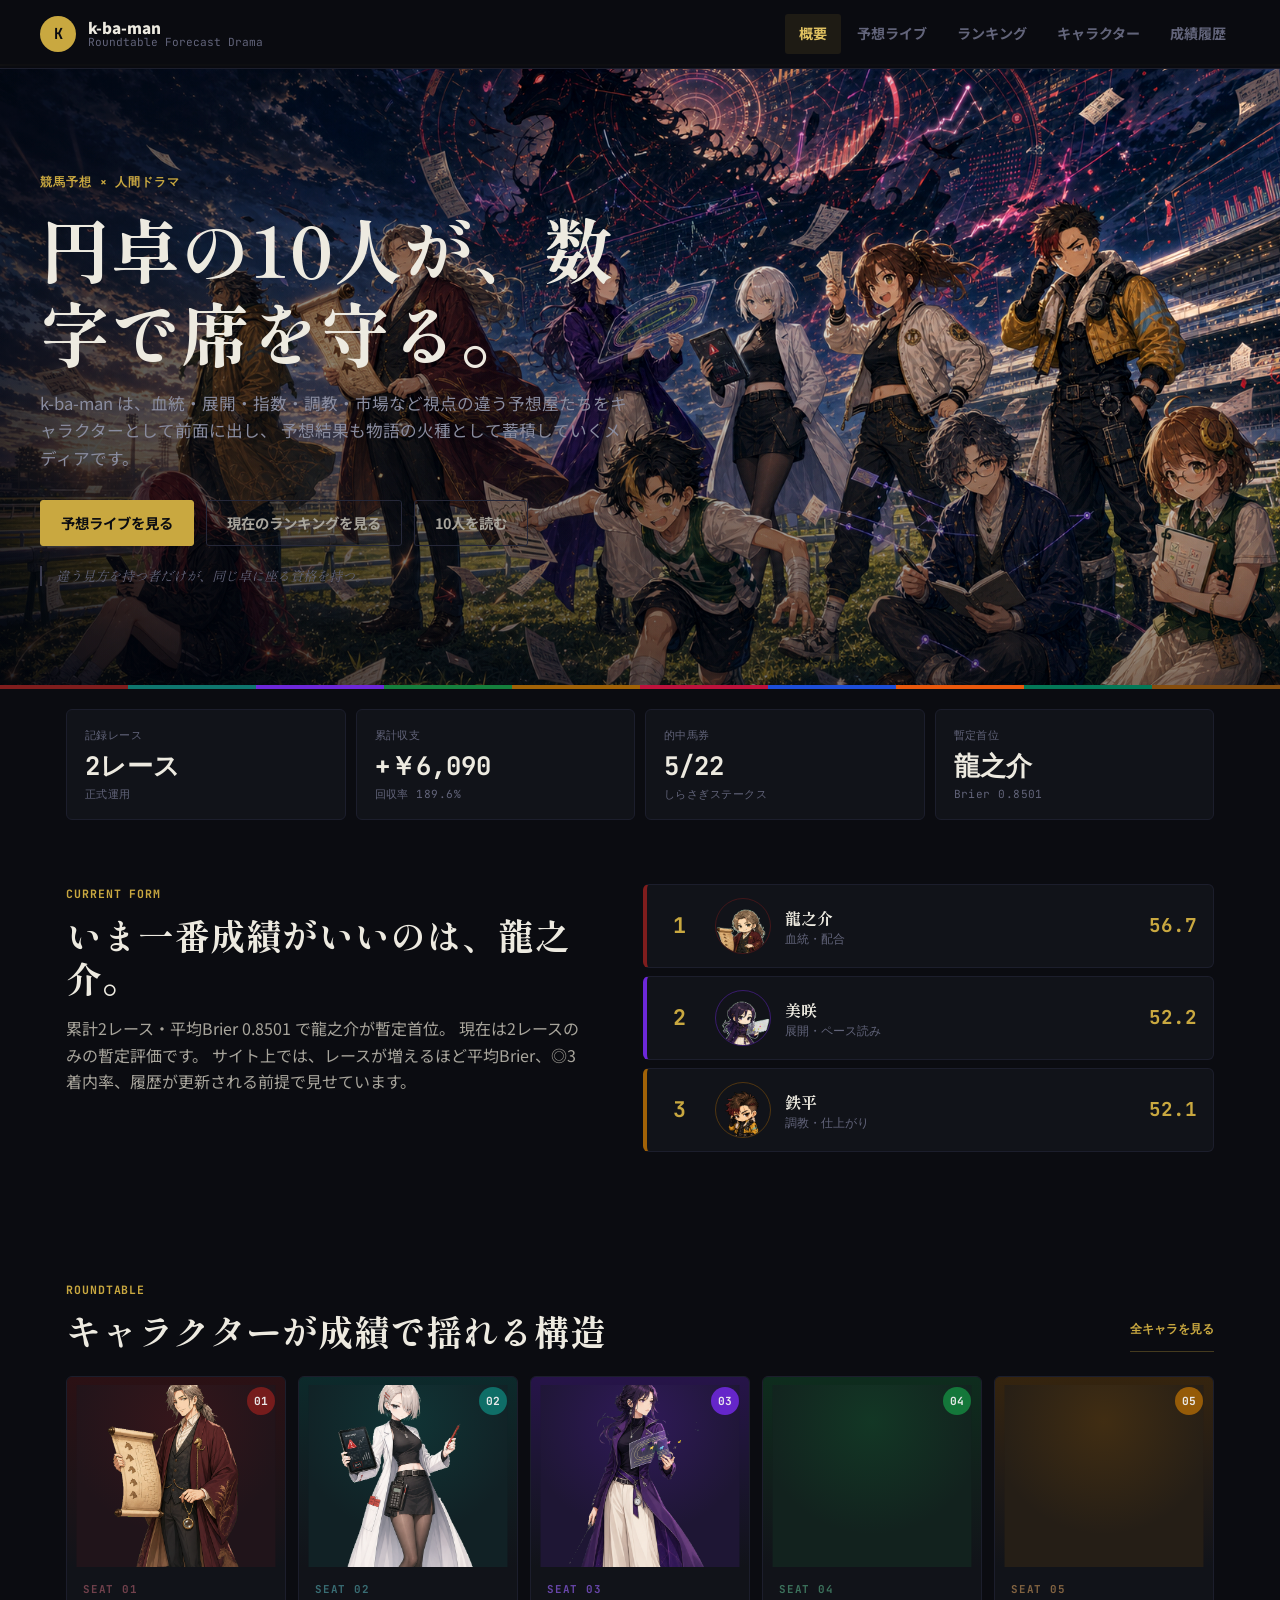
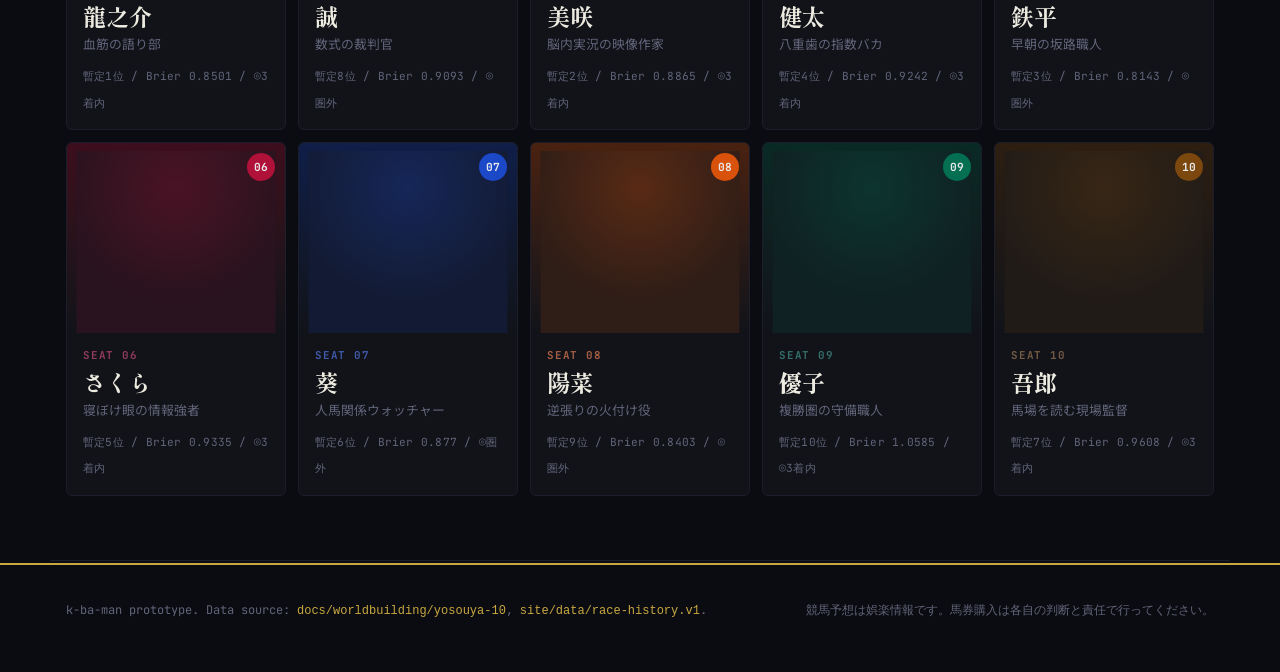
<file: site/index.html>
<!doctype html>
<html lang="ja">
  <head>
    <meta charset="utf-8" />
    <meta name="viewport" content="width=device-width, initial-scale=1" />
    <title>k-ba-man | 競馬予想 × 人間ドラマ</title>
    <meta
      name="description"
      content="k-ba-manの10人の予想屋キャラクター、レース成績、暫定ランキングを追える公式サイトプロトタイプ。"
    />
    <link rel="stylesheet" href="./styles.css" />
  </head>
  <body>
    <a class="skip-link" href="#app">本文へ移動</a>
    <header class="site-header">
      <a class="brand" href="#/overview" aria-label="k-ba-man トップへ">
        <span class="brand-mark">K</span>
        <span>
          <strong>k-ba-man</strong>
          <small>Roundtable Forecast Drama</small>
        </span>
      </a>
      <nav class="top-nav" aria-label="主要ナビゲーション">
        <a href="#/overview" data-nav="overview">概要</a>
        <a href="#/live" data-nav="live">予想ライブ</a>
        <a href="#/ranking" data-nav="ranking">ランキング</a>
        <a href="#/characters" data-nav="characters">キャラクター</a>
        <a href="#/races" data-nav="races">成績履歴</a>
      </nav>
    </header>

    <main id="app" tabindex="-1"></main>

    <footer class="site-footer">
      <p>
        k-ba-man prototype. Data source:
        <code>docs/worldbuilding/yosouya-10</code>,
        <code>site/data/race-history.v1</code>.
      </p>
      <p>競馬予想は娯楽情報です。馬券購入は各自の判断と責任で行ってください。</p>
    </footer>

    <script src="./data/race-history.v1.js"></script>
    <script src="./data/live-race.v1.js"></script>
    <script src="./api/race-history-api.js"></script>
    <script src="./api/live-race-api.js"></script>
    <script src="./app.js"></script>
  </body>
</html>
</file>
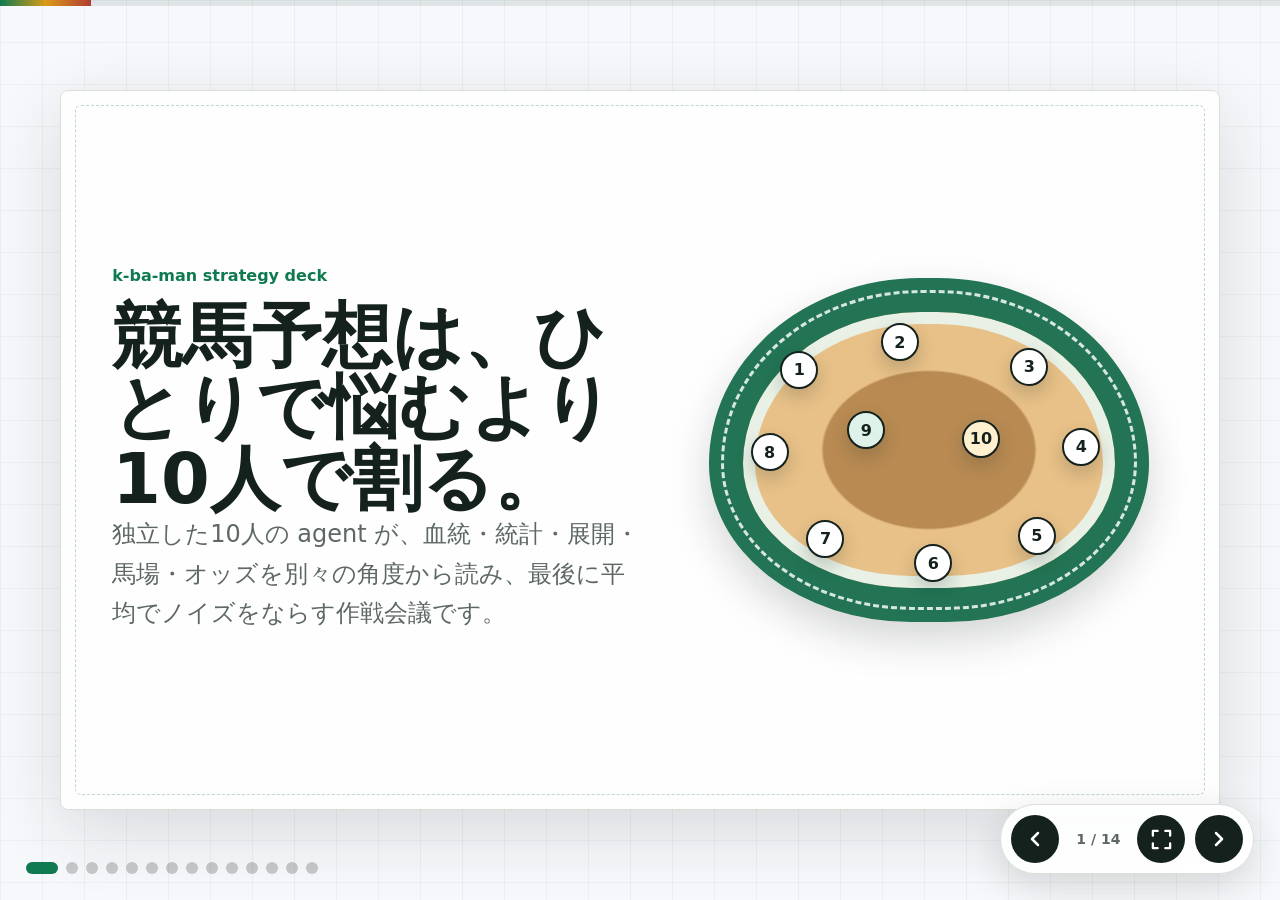
<file: slides/keiba-strategy.html>
<!doctype html>
<html lang="ja">
  <head>
    <meta charset="utf-8">
    <meta name="viewport" content="width=device-width, initial-scale=1">
    <title>k-ba-man 競馬予想作戦スライド</title>
    <style>
      :root {
        color-scheme: light;
        --ink: #14211d;
        --muted: #5d6864;
        --paper: #f7f8fb;
        --surface: #ffffff;
        --line: #d9ded9;
        --green: #0f7a4f;
        --green-soft: #dff2e9;
        --red: #b33b32;
        --red-soft: #f7dfdc;
        --gold: #d99b18;
        --gold-soft: #fff1cf;
        --blue: #315b96;
        --blue-soft: #dfeaff;
        --violet: #7651a8;
        --violet-soft: #ebe2f7;
        --shadow: 0 20px 70px rgb(20 33 29 / 14%);
        --radius: 8px;
        font-family:
          "Hiragino Sans", "Yu Gothic", "YuGothic", "Noto Sans JP",
          system-ui, -apple-system, BlinkMacSystemFont, "Segoe UI", sans-serif;
      }

      * {
        box-sizing: border-box;
      }

      html,
      body {
        width: 100%;
        min-height: 100%;
        margin: 0;
        background:
          linear-gradient(90deg, rgb(15 122 79 / 6%) 1px, transparent 1px),
          linear-gradient(rgb(15 122 79 / 5%) 1px, transparent 1px),
          var(--paper);
        background-size: 42px 42px;
        color: var(--ink);
      }

      body {
        overflow: hidden;
      }

      body.is-presentation {
        background: var(--paper);
      }

      button {
        font: inherit;
      }

      .deck {
        position: relative;
        width: 100vw;
        height: 100dvh;
        min-height: 620px;
        overflow: hidden;
      }

      .slide {
        position: absolute;
        inset: 0;
        display: grid;
        place-items: center;
        padding: clamp(24px, 4vw, 56px);
        opacity: 0;
        pointer-events: none;
        transform: translateX(5%);
        transition:
          opacity 220ms ease,
          transform 260ms ease;
      }

      .slide.is-active {
        opacity: 1;
        pointer-events: auto;
        transform: translateX(0);
      }

      .slide.was-left {
        transform: translateX(-5%);
      }

      .stage {
        position: relative;
        width: min(1160px, 100%);
        min-height: min(720px, calc(100dvh - 128px));
        display: grid;
        align-content: center;
        gap: clamp(22px, 3vw, 36px);
        padding: clamp(26px, 4vw, 54px);
        background: rgb(255 255 255 / 88%);
        border: 1px solid var(--line);
        border-radius: var(--radius);
        box-shadow: var(--shadow);
        overflow: hidden;
      }

      .stage::before {
        content: "";
        position: absolute;
        inset: 14px;
        border: 1px dashed rgb(15 122 79 / 28%);
        border-radius: calc(var(--radius) - 2px);
        pointer-events: none;
      }

      .stage > * {
        position: relative;
        z-index: 1;
      }

      .stage:not(.hero-grid):not(.two-col):not(.closing-grid):not(.self-intro-stage):not(.recruit-stage) {
        align-content: start;
      }

      .kicker {
        margin: 0;
        color: var(--green);
        font-size: clamp(13px, 1.6vw, 16px);
        font-weight: 800;
        letter-spacing: 0;
      }

      .stage > div:first-child > .kicker + :is(h1, h2) {
        margin-top: clamp(10px, 1.25vw, 18px);
      }

      h1,
      h2,
      h3,
      p {
        margin: 0;
      }

      h1 {
        max-width: 980px;
        font-size: clamp(32px, 6.35vw, 70px);
        line-height: 1.02;
        letter-spacing: 0;
      }

      h2 {
        max-width: 940px;
        font-size: clamp(24px, 3.75vw, 43px);
        line-height: 1.16;
        letter-spacing: 0;
      }

      h3 {
        font-size: clamp(19px, 2.35vw, 27px);
        line-height: 1.16;
        letter-spacing: 0;
      }

      .lead {
        max-width: 760px;
        color: var(--muted);
        font-size: clamp(17px, 2.1vw, 24px);
        line-height: 1.65;
      }

      .hero-grid {
        display: grid;
        grid-template-columns: minmax(0, 1.05fr) minmax(280px, 0.95fr);
        align-items: center;
        gap: clamp(24px, 4vw, 56px);
      }

      .track-visual {
        min-height: 360px;
        display: grid;
        place-items: center;
      }

      .track {
        position: relative;
        width: min(440px, 100%);
        aspect-ratio: 1.28;
        border: 34px solid #227454;
        border-radius: 48% 48% 46% 46% / 54% 54% 46% 46%;
        background:
          radial-gradient(ellipse at center, #b98b53 0 40%, transparent 41%),
          #e8c188;
        box-shadow: inset 0 0 0 12px #e9f1e6, 0 18px 42px rgb(20 33 29 / 18%);
      }

      .track::before {
        content: "";
        position: absolute;
        inset: -22px;
        border: 3px dashed rgb(255 255 255 / 82%);
        border-radius: inherit;
      }

      .runner {
        position: absolute;
        width: 38px;
        height: 38px;
        display: grid;
        place-items: center;
        border-radius: 999px;
        background: var(--surface);
        border: 2px solid var(--ink);
        color: var(--ink);
        font-size: 16px;
        font-weight: 900;
        box-shadow: 0 8px 18px rgb(20 33 29 / 20%);
      }

      .r1 { left: 10%; top: 14%; }
      .r2 { left: 37%; top: 4%; }
      .r3 { right: 18%; top: 13%; }
      .r4 { right: 4%; top: 42%; }
      .r5 { right: 16%; bottom: 12%; }
      .r6 { left: 46%; bottom: 2%; }
      .r7 { left: 17%; bottom: 11%; }
      .r8 { left: 2%; top: 44%; }
      .r9 { left: 28%; top: 36%; background: var(--green-soft); }
      .r10 { right: 31%; top: 39%; background: var(--gold-soft); }

      .formula-card {
        display: grid;
        gap: 16px;
        padding: clamp(22px, 3vw, 34px);
        background: var(--green-soft);
        border: 1px solid #b8dccb;
        border-radius: var(--radius);
      }

      .formula {
        display: flex;
        align-items: baseline;
        flex-wrap: wrap;
        gap: 14px;
        color: var(--green);
        font-size: clamp(36px, 7vw, 76px);
        font-weight: 900;
        line-height: 1;
        letter-spacing: 0;
      }

      .formula small {
        color: var(--muted);
        font-size: clamp(15px, 1.7vw, 18px);
        font-weight: 700;
      }

      .proof-line {
        display: grid;
        gap: 8px;
        padding: 14px 16px;
        background: rgb(255 255 255 / 74%);
        border: 1px solid rgb(15 122 79 / 20%);
        border-radius: var(--radius);
        color: var(--ink);
        font-size: clamp(16px, 1.9vw, 20px);
        font-weight: 900;
        line-height: 1.45;
      }

      .proof-line span {
        color: var(--muted);
        font-size: 14px;
        font-weight: 800;
      }

      .source-note {
        color: var(--muted);
        font-size: 12px;
        font-weight: 700;
        line-height: 1.55;
      }

      .source-note a {
        color: var(--green);
        font-weight: 900;
        text-decoration-thickness: 2px;
        text-underline-offset: 3px;
      }

      .two-col {
        display: grid;
        grid-template-columns: minmax(0, 0.9fr) minmax(0, 1.1fr);
        gap: clamp(22px, 4vw, 52px);
        align-items: center;
      }

      .principles {
        display: grid;
        grid-template-columns: repeat(2, minmax(0, 1fr));
        gap: 14px;
      }

      .principle {
        min-height: 132px;
        padding: 18px;
        background: var(--surface);
        border: 1px solid var(--line);
        border-radius: var(--radius);
      }

      .principle b {
        display: block;
        margin-bottom: 8px;
        font-size: 18px;
      }

      .principle span {
        color: var(--muted);
        font-size: 15px;
        line-height: 1.55;
      }

      .flow {
        display: grid;
        grid-template-columns: minmax(0, 1fr) auto minmax(0, 1fr) auto minmax(0, 1fr);
        align-items: center;
        gap: 14px;
      }

      .flow-box {
        min-height: 188px;
        display: grid;
        align-content: center;
        justify-items: start;
        gap: 14px;
        padding: 22px;
        background: var(--surface);
        border: 1px solid var(--line);
        border-radius: var(--radius);
      }

      .flow-box strong {
        font-size: clamp(20px, 2.4vw, 28px);
        line-height: 1.15;
      }

      .flow-box span {
        color: var(--muted);
        font-size: 15px;
        line-height: 1.6;
      }

      .arrow {
        width: 42px;
        height: 42px;
        display: grid;
        place-items: center;
        color: var(--green);
      }

      .arrow svg,
      .mini-icon svg,
      .avatar svg {
        display: block;
      }

      .tag-row {
        display: flex;
        flex-wrap: wrap;
        gap: 8px;
      }

      .tag {
        display: inline-flex;
        align-items: center;
        min-height: 30px;
        padding: 5px 10px;
        border: 1px solid var(--line);
        border-radius: 999px;
        background: var(--surface);
        color: var(--muted);
        font-size: 13px;
        font-weight: 800;
        line-height: 1.25;
        white-space: nowrap;
      }

      .agent-grid {
        display: grid;
        grid-template-columns: repeat(2, minmax(0, 1fr));
        gap: clamp(18px, 3vw, 28px);
      }

      .agent-card {
        min-height: 420px;
        display: grid;
        grid-template-rows: auto 1fr auto;
        gap: 20px;
        padding: clamp(20px, 3vw, 30px);
        background: var(--surface);
        border: 1px solid var(--line);
        border-left: 8px solid var(--accent);
        border-radius: var(--radius);
        position: relative;
        overflow: hidden;
        isolation: isolate;
        --character-art: none;
      }

      .agent-card::before {
        content: "";
        position: absolute;
        right: 8px;
        bottom: -48px;
        width: 270px;
        height: 405px;
        background: var(--character-art) center bottom / contain no-repeat;
        opacity: 1;
        filter: saturate(1.18) contrast(1.22) drop-shadow(0 18px 24px rgb(20 33 29 / 20%));
        transform: rotate(-1deg);
        transform-origin: 70% 80%;
        pointer-events: none;
        z-index: 0;
      }

      .agent-card:nth-child(even)::before {
        right: 8px;
        transform: rotate(1deg);
      }

      .agent-card::after {
        content: "";
        position: absolute;
        inset: 0;
        background: linear-gradient(102deg, rgb(255 255 255 / 0.94) 0%, rgb(255 255 255 / 0.36) 44%, rgb(255 255 255 / 0) 100%);
        pointer-events: none;
        z-index: 1;
      }

      .agent-card > * {
        position: relative;
        z-index: 2;
      }

      .agent-head {
        display: grid;
        grid-template-columns: 86px minmax(0, 1fr);
        align-items: center;
        gap: 18px;
      }

      .avatar {
        width: 86px;
        aspect-ratio: 1;
        display: grid;
        place-items: center;
        border: 2px solid var(--accent);
        border-radius: 50%;
        background: var(--accent-soft);
      }

      .agent-name {
        display: grid;
        gap: 8px;
      }

      .agent-name .role {
        color: var(--accent);
        font-size: 13px;
        font-weight: 900;
      }

      .agent-name h3 {
        font-size: clamp(18px, 2.15vw, 25px);
      }

      .agent-body {
        display: grid;
        gap: 15px;
      }

      .quote {
        padding: 16px;
        background: var(--accent-soft);
        border-radius: var(--radius);
        color: var(--ink);
        font-size: clamp(17px, 2vw, 21px);
        font-weight: 800;
        line-height: 1.45;
      }

      .watch-list {
        display: grid;
        gap: 10px;
        margin: 0;
        padding: 0;
        list-style: none;
      }

      .watch-list li {
        display: grid;
        grid-template-columns: 24px minmax(0, 1fr);
        gap: 9px;
        align-items: start;
        color: var(--muted);
        font-size: 15px;
        line-height: 1.55;
      }

      .mini-icon {
        width: 24px;
        height: 24px;
        display: grid;
        place-items: center;
        color: var(--accent);
      }

      .badge-line {
        display: flex;
        flex-wrap: wrap;
        gap: 8px;
      }

      .badge {
        display: inline-flex;
        align-items: center;
        min-height: 28px;
        padding: 4px 9px;
        border-radius: 999px;
        background: #f0f2f5;
        color: #39413f;
        font-size: 12px;
        font-weight: 900;
        line-height: 1.25;
      }

      .red { --accent: var(--red); --accent-soft: var(--red-soft); }
      .green { --accent: var(--green); --accent-soft: var(--green-soft); }
      .blue { --accent: var(--blue); --accent-soft: var(--blue-soft); }
      .gold { --accent: var(--gold); --accent-soft: var(--gold-soft); }
      .violet { --accent: var(--violet); --accent-soft: var(--violet-soft); }

      .closing-grid {
        display: grid;
        grid-template-columns: minmax(0, 0.98fr) minmax(0, 1.02fr);
        gap: clamp(22px, 4vw, 54px);
        align-items: center;
      }

      .scoreboard {
        display: grid;
        gap: 12px;
      }

      .score-row {
        display: grid;
        grid-template-columns: 110px minmax(0, 1fr) 72px;
        align-items: center;
        gap: 12px;
        padding: 14px;
        background: var(--surface);
        border: 1px solid var(--line);
        border-radius: var(--radius);
      }

      .score-label {
        font-weight: 900;
      }

      .score-bar {
        height: 16px;
        overflow: hidden;
        border-radius: 999px;
        background: #e8ecea;
      }

      .score-bar span {
        display: block;
        width: var(--w);
        height: 100%;
        background: var(--accent);
      }

      .score-note {
        color: var(--muted);
        font-size: 14px;
        font-weight: 800;
        text-align: right;
      }

      .result-layout {
        display: grid;
        grid-template-columns: minmax(310px, 0.9fr) minmax(0, 1.1fr);
        gap: clamp(18px, 3vw, 34px);
        align-items: stretch;
      }

      .result-hero,
      .bet-summary {
        display: grid;
        align-content: center;
        gap: 18px;
        padding: clamp(22px, 3vw, 34px);
        background: var(--green-soft);
        border: 1px solid #b8dccb;
        border-left: 8px solid var(--green);
        border-radius: var(--radius);
      }

      .result-hero .mark {
        color: var(--green);
        font-size: clamp(18px, 2vw, 22px);
        font-weight: 900;
      }

      .result-hero strong {
        color: var(--ink);
        font-size: clamp(32px, 4.8vw, 58px);
        line-height: 1.05;
      }

      .result-hero span {
        color: var(--muted);
        font-size: clamp(16px, 1.8vw, 20px);
        font-weight: 800;
        line-height: 1.5;
      }

      .result-ranks {
        display: grid;
        gap: 10px;
      }

      .rank-row {
        display: grid;
        grid-template-columns: 54px minmax(0, 1fr) 82px;
        align-items: center;
        gap: 12px;
        padding: 12px 14px;
        background: var(--surface);
        border: 1px solid var(--line);
        border-left: 6px solid var(--accent);
        border-radius: var(--radius);
      }

      .rank-row .mark {
        display: grid;
        place-items: center;
        min-height: 40px;
        border-radius: 999px;
        background: var(--accent-soft);
        color: var(--accent);
        font-size: 18px;
        font-weight: 900;
      }

      .rank-row strong {
        display: block;
        font-size: clamp(18px, 2.1vw, 23px);
        line-height: 1.15;
      }

      .rank-row small {
        color: var(--muted);
        font-size: 13px;
        font-weight: 800;
      }

      .rank-row .prob {
        color: var(--accent);
        font-size: 20px;
        font-weight: 900;
        text-align: right;
        font-variant-numeric: tabular-nums;
      }

      .result-note,
      .bet-note {
        color: var(--muted);
        font-size: clamp(14px, 1.6vw, 17px);
        font-weight: 800;
        line-height: 1.55;
      }

      .bet-layout {
        display: grid;
        grid-template-columns: minmax(260px, 0.72fr) minmax(0, 1.28fr);
        gap: clamp(18px, 3vw, 34px);
        align-items: stretch;
      }

      .bet-summary {
        background: var(--gold-soft);
        border-color: #edd290;
        border-left-color: var(--gold);
      }

      .budget-number {
        color: var(--gold);
        font-size: clamp(48px, 7vw, 86px);
        font-weight: 900;
        line-height: 0.95;
        font-variant-numeric: tabular-nums;
      }

      .bet-summary strong {
        font-size: clamp(23px, 3vw, 34px);
        line-height: 1.18;
      }

      .bet-points {
        display: grid;
        gap: 10px;
        margin: 0;
        padding: 0;
        list-style: none;
      }

      .bet-points li {
        display: grid;
        grid-template-columns: 24px minmax(0, 1fr);
        gap: 10px;
        color: var(--muted);
        font-size: 15px;
        font-weight: 800;
        line-height: 1.45;
      }

      .ticket-table {
        display: grid;
        gap: 8px;
      }

      .ticket-row {
        display: grid;
        grid-template-columns: 86px minmax(0, 1fr) 74px;
        align-items: center;
        gap: 10px;
        padding: 10px 12px;
        background: var(--surface);
        border: 1px solid var(--line);
        border-radius: var(--radius);
      }

      .ticket-row.is-main {
        border-left: 6px solid var(--green);
        background: #f8fffb;
      }

      .ticket-type {
        color: var(--accent, var(--green));
        font-size: 14px;
        font-weight: 900;
      }

      .ticket-selection {
        font-size: clamp(16px, 1.8vw, 20px);
        font-weight: 900;
        line-height: 1.15;
      }

      .ticket-amount {
        color: var(--ink);
        font-size: 18px;
        font-weight: 900;
        text-align: right;
        font-variant-numeric: tabular-nums;
      }

      .result-stage,
      .bet-stage {
        gap: clamp(16px, 2.4vw, 26px);
        padding: clamp(22px, 3vw, 40px);
      }

      .result-stage h2,
      .bet-stage h2 {
        max-width: none;
        font-size: clamp(24px, 3.55vw, 40px);
        line-height: 1.14;
      }

      .result-stage .result-layout,
      .bet-stage .bet-layout {
        gap: clamp(14px, 2.2vw, 24px);
      }

      .result-stage .result-hero,
      .bet-stage .bet-summary {
        gap: 12px;
        padding: clamp(18px, 2.4vw, 26px);
      }

      .result-stage .result-hero strong {
        font-size: clamp(30px, 4vw, 46px);
      }

      .result-stage .result-hero span,
      .result-stage .result-note,
      .bet-stage .bet-note {
        font-size: clamp(13px, 1.5vw, 16px);
      }

      .result-stage .result-ranks,
      .bet-stage .ticket-table,
      .bet-stage .bet-points {
        gap: 8px;
      }

      .result-stage .rank-row {
        grid-template-columns: 48px minmax(0, 1fr) 72px;
        gap: 10px;
        padding: 8px 12px;
      }

      .result-stage .rank-row .mark {
        min-height: 36px;
        font-size: 17px;
      }

      .result-stage .rank-row strong {
        font-size: clamp(17px, 1.8vw, 20px);
      }

      .result-stage .rank-row small {
        font-size: 12px;
      }

      .result-stage .rank-row .prob {
        font-size: 18px;
      }

      .bet-stage .budget-number {
        font-size: clamp(42px, 5.6vw, 62px);
      }

      .bet-stage .bet-summary strong {
        font-size: clamp(20px, 2.3vw, 26px);
      }

      .bet-stage .bet-points li {
        font-size: 13px;
        line-height: 1.35;
      }

      .bet-stage .ticket-row {
        grid-template-columns: 76px minmax(0, 1fr) 70px;
        gap: 8px;
        padding: 7px 10px;
      }

      .bet-stage .ticket-type {
        font-size: 13px;
      }

      .bet-stage .ticket-selection {
        font-size: clamp(15px, 1.6vw, 17px);
      }

      .bet-stage .ticket-amount {
        font-size: 15px;
      }

      .recruit-stage {
        min-height: min(680px, calc(100dvh - 128px));
        padding: 0;
        border: 0;
        background: #2da6b5;
        overflow: hidden;
      }

      .recruit-stage::before {
        display: none;
      }

      .recruit-art {
        width: 100%;
        height: 100%;
        min-height: inherit;
        object-fit: contain;
        display: block;
      }

      .recruit-qr {
        position: absolute;
        right: clamp(24px, 4vw, 56px);
        bottom: clamp(24px, 4vw, 48px);
        z-index: 3;
        width: clamp(142px, 16vw, 182px);
        display: grid;
        justify-items: center;
        gap: 8px;
        padding: 12px;
        background: rgb(255 255 255 / 96%);
        border: 1px solid rgb(20 33 29 / 12%);
        border-radius: 8px;
        box-shadow: 0 18px 44px rgb(20 33 29 / 18%);
        color: var(--ink);
        text-decoration: none;
      }

      .recruit-qr img {
        width: 100%;
        aspect-ratio: 1;
        display: block;
      }

      .recruit-qr span {
        color: var(--muted);
        font-size: 12px;
        font-weight: 900;
        line-height: 1;
      }

      .recruit-qr strong {
        color: #f45c79;
        font-size: 15px;
        font-weight: 900;
        line-height: 1.15;
        text-align: center;
      }

      .self-intro-stage {
        min-height: min(680px, calc(100dvh - 128px));
        grid-template-columns: minmax(0, 0.9fr) minmax(340px, 1.1fr);
        align-items: center;
        gap: clamp(22px, 4vw, 52px);
        background:
          linear-gradient(90deg, rgb(245 92 121 / 9%) 1px, transparent 1px),
          linear-gradient(rgb(45 166 181 / 9%) 1px, transparent 1px),
          #ffffff;
        background-size: 42px 42px;
      }

      .self-intro-copy {
        display: grid;
        gap: 20px;
      }

      .self-intro-copy h2 {
        max-width: 620px;
      }

      .intro-list {
        display: grid;
        gap: 14px;
        margin: 0;
        padding: 0;
        list-style: none;
      }

      .intro-list li {
        display: grid;
        grid-template-columns: 42px minmax(0, 1fr);
        gap: 14px;
        align-items: center;
        padding: 14px 16px;
        background: var(--surface);
        border: 1px solid var(--line);
        border-left: 6px solid var(--accent);
        border-radius: var(--radius);
        box-shadow: 0 12px 30px rgb(20 33 29 / 8%);
      }

      .intro-list .mini-icon {
        width: 42px;
        height: 42px;
        border-radius: 999px;
        background: var(--accent-soft);
        font-size: 17px;
        font-weight: 900;
      }

      .intro-list strong {
        display: block;
        font-size: clamp(17px, 2vw, 23px);
        line-height: 1.25;
      }

      .intro-list span:last-child {
        color: var(--muted);
        font-size: 13px;
        font-weight: 800;
      }

      .intro-visual {
        position: relative;
        display: grid;
        gap: 16px;
      }

      .intro-flyer {
        width: 100%;
        display: block;
        border-radius: var(--radius);
        border: 1px solid rgb(20 33 29 / 14%);
        box-shadow: 0 22px 60px rgb(20 33 29 / 18%);
      }

      .intro-mascot {
        position: absolute;
        left: -54px;
        bottom: -44px;
        width: clamp(86px, 12vw, 128px);
        filter: drop-shadow(0 18px 24px rgb(20 33 29 / 18%));
        transform: rotate(-4deg);
      }

      .nav {
        position: fixed;
        right: clamp(14px, 2vw, 28px);
        bottom: clamp(14px, 2vw, 28px);
        z-index: 20;
        display: flex;
        align-items: center;
        gap: 10px;
        padding: 10px;
        background: rgb(255 255 255 / 92%);
        border: 1px solid var(--line);
        border-radius: 999px;
        box-shadow: 0 12px 38px rgb(20 33 29 / 15%);
        backdrop-filter: blur(8px);
      }

      .nav-button {
        width: 48px;
        height: 48px;
        display: grid;
        place-items: center;
        border: 0;
        border-radius: 999px;
        background: var(--ink);
        color: white;
        cursor: pointer;
        transition: transform 160ms ease, background 160ms ease;
      }

      .nav-button:hover,
      .nav-button:focus-visible,
      .nav-button.is-active {
        background: var(--green);
        outline: 3px solid rgb(15 122 79 / 24%);
        outline-offset: 2px;
      }

      .nav-button:active {
        transform: scale(0.94);
      }

      .nav-button:disabled {
        opacity: 0.45;
        cursor: not-allowed;
      }

      body.is-presentation .slide {
        padding: 0;
      }

      body.is-presentation .stage {
        width: 100vw;
        height: 100dvh;
        min-height: 100dvh;
        border: 0;
        border-radius: 0;
        box-shadow: none;
      }

      body.is-presentation .recruit-stage {
        padding: 0;
      }

      body.is-presentation .stage::before,
      body.is-presentation .dots {
        display: none;
      }

      body.is-presentation .nav {
        right: 20px;
        bottom: 20px;
      }

      .counter {
        min-width: 58px;
        color: var(--muted);
        font-size: 14px;
        font-weight: 900;
        text-align: center;
        font-variant-numeric: tabular-nums;
      }

      .progress {
        position: fixed;
        inset: 0 0 auto;
        z-index: 25;
        height: 6px;
        background: rgb(20 33 29 / 9%);
      }

      .progress span {
        display: block;
        width: var(--progress, 11.11%);
        height: 100%;
        background: linear-gradient(90deg, var(--green), var(--gold), var(--red));
        transition: width 220ms ease;
      }

      .dots {
        position: fixed;
        left: clamp(14px, 2vw, 28px);
        bottom: clamp(18px, 2vw, 32px);
        z-index: 20;
        display: flex;
        gap: 8px;
      }

      .dot {
        width: 12px;
        height: 12px;
        padding: 0;
        border: 0;
        border-radius: 999px;
        background: rgb(20 33 29 / 22%);
        cursor: pointer;
      }

      .dot.is-active {
        width: 32px;
        background: var(--green);
      }

      .dot:focus-visible {
        outline: 3px solid rgb(15 122 79 / 28%);
        outline-offset: 3px;
      }

      @media (max-width: 900px) {
        body {
          overflow: hidden;
        }

        .deck {
          min-height: 100dvh;
        }

        .slide {
          padding: 18px;
          padding-bottom: 112px;
          place-items: start center;
          overflow-y: auto;
          -webkit-overflow-scrolling: touch;
        }

        .stage {
          min-height: calc(100dvh - 90px);
          padding: 24px;
        }

        .hero-grid,
        .two-col,
        .closing-grid,
        .result-layout,
        .bet-layout,
        .self-intro-stage {
          grid-template-columns: 1fr;
        }

        .track-visual {
          min-height: 230px;
        }

        .track {
          width: min(330px, 92%);
          border-width: 24px;
        }

        .runner {
          width: 31px;
          height: 31px;
          font-size: 13px;
        }

        .principles,
        .agent-grid,
        .flow {
          grid-template-columns: 1fr;
        }

        .arrow {
          margin: -6px auto;
          transform: rotate(90deg);
        }

        .agent-card {
          min-height: auto;
        }

        .agent-head {
          grid-template-columns: 68px minmax(0, 1fr);
        }

        .avatar {
          width: 68px;
        }

        .dots {
          display: none;
        }

        .nav {
          right: 50%;
          transform: translateX(50%);
        }
      }

      @media (max-width: 560px) {
        .deck {
          min-height: 720px;
        }

        .slide {
          padding: 12px;
        }

        .stage {
          min-height: calc(100dvh - 88px);
          padding: 20px;
          gap: 20px;
        }

        .stage::before {
          inset: 9px;
        }

        .principle {
          min-height: auto;
        }

        .score-row {
          grid-template-columns: 84px minmax(0, 1fr) 52px;
          gap: 9px;
          padding: 12px;
        }

        .tag,
        .badge {
          white-space: normal;
        }
      }

      @media (prefers-reduced-motion: reduce) {
        *,
        *::before,
        *::after {
          scroll-behavior: auto !important;
          transition-duration: 0.01ms !important;
          animation-duration: 0.01ms !important;
          animation-iteration-count: 1 !important;
        }
      }

      @media print {
        body {
          overflow: visible;
          background: white;
        }

        .deck {
          height: auto;
          min-height: 0;
          overflow: visible;
        }

        .slide {
          position: relative;
          min-height: 100vh;
          break-after: page;
          opacity: 1;
          transform: none;
          pointer-events: auto;
        }

        .nav,
        .dots,
        .progress {
          display: none;
        }
      }
    </style>
  </head>
  <body>
    <div class="progress" aria-hidden="true"><span></span></div>

    <main class="deck" aria-live="polite">
      <section class="slide is-active" aria-label="表紙">
        <div class="stage hero-grid">
          <div>
            <p class="kicker">k-ba-man strategy deck</p>
            <h1>競馬予想は、ひとりで悩むより10人で割る。</h1>
            <p class="lead">独立した10人の agent が、血統・統計・展開・馬場・オッズを別々の角度から読み、最後に平均でノイズをならす作戦会議です。</p>
          </div>
          <div class="track-visual" aria-hidden="true">
            <div class="track">
              <span class="runner r1">1</span>
              <span class="runner r2">2</span>
              <span class="runner r3">3</span>
              <span class="runner r4">4</span>
              <span class="runner r5">5</span>
              <span class="runner r6">6</span>
              <span class="runner r7">7</span>
              <span class="runner r8">8</span>
              <span class="runner r9">9</span>
              <span class="runner r10">10</span>
            </div>
          </div>
        </div>
      </section>

      <section class="slide" aria-label="自己紹介">
        <div class="stage self-intro-stage">
          <div class="self-intro-copy">
            <p class="kicker">about me</p>
            <h2>自己紹介</h2>
            <ul class="intro-list" aria-label="自己紹介">
              <li class="red">
                <span class="mini-icon">会</span>
                <span><strong>株式会社Gemcook</strong><span>大切な誰かを喜ばせるアプリを作る会社です。</span></span>
              </li>
              <li class="blue">
                <span class="mini-icon">実</span>
                <span><strong>フロントエンド / バックエンドエンジニア兼任</strong><span>UIからAPI、運用までまとめて作ります。</span></span>
              </li>
              <li class="green">
                <span class="mini-icon">AI</span>
                <span><strong>AI駆動開発勉強会（大阪支部）運営</strong><span>関西からAI時代の開発スタイルを盛り上げています。</span></span>
              </li>
            </ul>
          </div>
          <div class="intro-visual" aria-label="AI駆動開発勉強会 大阪">
            <img class="intro-flyer" src="assets/ai-driven-development-osaka.png" alt="AI駆動開発勉強会 大阪 第12回 告知画像">
            <img class="intro-mascot" src="assets/gemcook-mascot-peek.png" alt="" aria-hidden="true">
          </div>
        </div>
      </section>

      <section class="slide" aria-label="集合知の法則">
        <div class="stage two-col">
          <div>
            <p class="kicker">wisdom of crowds</p>
            <h2>予想の平均は、平均的な一人より強い。</h2>
            <p class="lead">これは雰囲気ではなく、Diversity Prediction Theorem で出てくる数学的な帰結です。一人の予想に出る癖も、独立した複数予想を平均すると打ち消されやすくなります。</p>
          </div>
          <div class="formula-card">
            <div class="formula">
              <span>E = M - D</span>
              <small>群衆誤差 = 個人平均誤差 - 多様性</small>
            </div>
            <div class="proof-line">
              <strong>D >= 0 なので、E <= M</strong>
              <span>つまり、集団平均の二乗誤差は、個人予想の平均二乗誤差以下になる。</span>
            </div>
            <p class="lead">だから作戦はシンプル。そこそこ当てる10人を、違う理由で悩ませる。</p>
            <p class="source-note">Source: Scott E. Page, <a href="https://www.engineering.pitt.edu/contentassets/0192c0e1473b41a08c125c46e2a5dd51/making-the-difference--applying-a-logic-of-diversity.pdf" target="_blank" rel="noreferrer">Diversity Prediction Theorem</a> / <a href="https://shs.cairn.info/article/E_RFSP_675_0899?lang=en" target="_blank" rel="noreferrer">Crowd Beats Averages Law</a></p>
          </div>
        </div>
      </section>

      <section class="slide" aria-label="成立条件">
        <div class="stage">
          <div>
            <p class="kicker">4 conditions</p>
            <h2>集合知が効くための4条件</h2>
          </div>
          <div class="principles">
            <div class="principle">
              <b>多様性</b>
              <span>血統派、統計派、穴党、馬場読み。信じるものをあえて散らす。</span>
            </div>
            <div class="principle">
              <b>独立性</b>
              <span>他の agent の印を見せない。全員で同じ空気に飲まれない。</span>
            </div>
            <div class="principle">
              <b>分散性</b>
              <span>それぞれが自分の局所知識を深掘る。全員が総合評論家にならない。</span>
            </div>
            <div class="principle">
              <b>集約</b>
              <span>最後は確率を混ぜる。声の大きさではなく、分布としてまとめる。</span>
            </div>
          </div>
        </div>
      </section>

      <section class="slide" aria-label="作戦フロー">
        <div class="stage">
          <div>
            <p class="kicker">race operation</p>
            <h2>作戦は、入力を揃えて出力を混ぜる。</h2>
          </div>
          <div class="flow">
            <div class="flow-box green">
              <div class="mini-icon" aria-hidden="true">
                <svg width="26" height="26" viewBox="0 0 26 26" fill="none">
                  <rect x="5" y="3" width="16" height="20" rx="2" stroke="currentColor" stroke-width="2"/>
                  <path d="M9 8h8M9 13h8M9 18h5" stroke="currentColor" stroke-width="2" stroke-linecap="round"/>
                </svg>
              </div>
              <strong>RaceDataPack</strong>
              <span>出馬表、過去走、調教、天気、馬場を同じファイルで配布。</span>
            </div>
            <div class="arrow" aria-hidden="true">
              <svg width="42" height="42" viewBox="0 0 42 42" fill="none">
                <path d="M8 21h24M24 13l8 8-8 8" stroke="currentColor" stroke-width="3" stroke-linecap="round" stroke-linejoin="round"/>
              </svg>
            </div>
            <div class="flow-box blue">
              <div class="mini-icon" aria-hidden="true">
                <svg width="28" height="28" viewBox="0 0 28 28" fill="none">
                  <circle cx="9" cy="9" r="4" stroke="currentColor" stroke-width="2"/>
                  <circle cx="19" cy="9" r="4" stroke="currentColor" stroke-width="2"/>
                  <circle cx="14" cy="19" r="4" stroke="currentColor" stroke-width="2"/>
                </svg>
              </div>
              <strong>10人が独立予想</strong>
              <span>同じ事実を見て、違う流派で勝ち馬確率を出す。</span>
            </div>
            <div class="arrow" aria-hidden="true">
              <svg width="42" height="42" viewBox="0 0 42 42" fill="none">
                <path d="M8 21h24M24 13l8 8-8 8" stroke="currentColor" stroke-width="3" stroke-linecap="round" stroke-linejoin="round"/>
              </svg>
            </div>
            <div class="flow-box gold">
              <div class="mini-icon" aria-hidden="true">
                <svg width="28" height="28" viewBox="0 0 28 28" fill="none">
                  <path d="M5 21l5-6 4 3 8-11" stroke="currentColor" stroke-width="2.4" stroke-linecap="round" stroke-linejoin="round"/>
                  <path d="M5 23h18" stroke="currentColor" stroke-width="2" stroke-linecap="round"/>
                </svg>
              </div>
              <strong>確率を集約</strong>
              <span>平均順位、Borda、log pooling で、ひとつの最終予想へ。</span>
            </div>
          </div>
        </div>
      </section>

      <section class="slide" aria-label="agent 龍之介と誠">
        <div class="stage">
          <div>
            <p class="kicker">agent 01-02</p>
            <h2>血筋の語り部と、数式の裁判官。</h2>
          </div>
          <div class="agent-grid">
            <article class="agent-card red" style="--character-art: url('../assets/characters/tatsunosuke/mini.png')">
              <div class="agent-head">
                <div class="avatar" aria-hidden="true">
                  <svg width="54" height="54" viewBox="0 0 54 54" fill="none">
                    <path d="M14 39c2-14 10-24 26-26-2 14-10 24-26 26Z" fill="white" stroke="currentColor" stroke-width="3"/>
                    <path d="M21 32c6-2 11-6 15-12" stroke="currentColor" stroke-width="3" stroke-linecap="round"/>
                  </svg>
                </div>
                <div class="agent-name">
                  <span class="role">血統・配合派</span>
                  <h3>龍之介</h3>
                </div>
              </div>
              <div class="agent-body">
                <p class="quote">「父系と母系をたどれば、阪神2200mの顔つきが見えます」</p>
                <ul class="watch-list">
                  <li><span class="mini-icon">血</span><span>スタミナ血統、道悪適性、内回りで粘れる配合を見る。</span></li>
                  <li><span class="mini-icon">読</span><span>馬柱を家系図として読むので、説明が妙に叙情的。</span></li>
                </ul>
              </div>
              <div class="badge-line">
                <span class="badge">Claude Opus</span>
                <span class="badge">high effort</span>
              </div>
            </article>

            <article class="agent-card blue" style="--character-art: url('../assets/characters/makoto/real.png')">
              <div class="agent-head">
                <div class="avatar" aria-hidden="true">
                  <svg width="54" height="54" viewBox="0 0 54 54" fill="none">
                    <rect x="10" y="12" width="34" height="30" rx="4" fill="white" stroke="currentColor" stroke-width="3"/>
                    <path d="M16 22h22M16 29h22M16 36h12" stroke="currentColor" stroke-width="3" stroke-linecap="round"/>
                  </svg>
                </div>
                <div class="agent-name">
                  <span class="role">データ・統計派</span>
                  <h3>誠</h3>
                </div>
              </div>
              <div class="agent-body">
                <p class="quote">「印象はログに残りません。数字をください」</p>
                <ul class="watch-list">
                  <li><span class="mini-icon">式</span><span>年齢、前走G1、枠順、過去傾向をファクター化する。</span></li>
                  <li><span class="mini-icon">無</span><span>寡黙だが、スコア表だけは饒舌。</span></li>
                </ul>
              </div>
              <div class="badge-line">
                <span class="badge">codex</span>
                <span class="badge">high effort</span>
              </div>
            </article>
          </div>
        </div>
      </section>

      <section class="slide" aria-label="agent 美咲と健太">
        <div class="stage">
          <div>
            <p class="kicker">agent 03-04</p>
            <h2>脳内実況と、八重歯の指数バカ。</h2>
          </div>
          <div class="agent-grid">
            <article class="agent-card violet" style="--character-art: url('../assets/characters/misaki/mini.png')">
              <div class="agent-head">
                <div class="avatar" aria-hidden="true">
                  <svg width="54" height="54" viewBox="0 0 54 54" fill="none">
                    <path d="M13 34c8-13 20-13 28 0" stroke="currentColor" stroke-width="3" stroke-linecap="round"/>
                    <path d="M16 25h22M18 18h18" stroke="currentColor" stroke-width="3" stroke-linecap="round"/>
                    <circle cx="19" cy="35" r="4" fill="white" stroke="currentColor" stroke-width="3"/>
                    <circle cx="35" cy="35" r="4" fill="white" stroke="currentColor" stroke-width="3"/>
                  </svg>
                </div>
                <div class="agent-name">
                  <span class="role">展開・ペース読み派</span>
                  <h3>美咲</h3>
                </div>
              </div>
              <div class="agent-body">
                <p class="quote">「3角で息が入って、4角で一斉に動く未来が見えます」</p>
                <ul class="watch-list">
                  <li><span class="mini-icon">流</span><span>逃げ、先行、差しの配置からレースを脳内再生する。</span></li>
                  <li><span class="mini-icon">強</span><span>速いペースでも遅いペースでも残る馬を好む。</span></li>
                </ul>
              </div>
              <div class="badge-line">
                <span class="badge">Claude Opus</span>
                <span class="badge">medium effort</span>
              </div>
            </article>

            <article class="agent-card green" style="--character-art: url('../assets/characters/kenta/mini.png')">
              <div class="agent-head">
                <div class="avatar" aria-hidden="true">
                  <svg width="54" height="54" viewBox="0 0 54 54" fill="none">
                    <path d="M11 38h32" stroke="currentColor" stroke-width="3" stroke-linecap="round"/>
                    <path d="M16 34V22M27 34V14M38 34V26" stroke="currentColor" stroke-width="5" stroke-linecap="round"/>
                    <path d="M14 15h27" stroke="currentColor" stroke-width="3" stroke-linecap="round"/>
                  </svg>
                </div>
                <div class="agent-name">
                  <span class="role">スピード指数派</span>
                  <h3>健太</h3>
                </div>
              </div>
              <div class="agent-body">
                <p class="quote">「指数が高い！ じゃあ速い！ たぶん勝つ！」</p>
                <ul class="watch-list">
                  <li><span class="mini-icon">指</span><span>直近5走の最高値、平均値、類似条件の指数を比較。</span></li>
                  <li><span class="mini-icon">牙</span><span>絆創膏と金メッシュ。八重歯で笑い、指数差を見ると走り出す。</span></li>
                </ul>
              </div>
              <div class="badge-line">
                <span class="badge">Claude Sonnet</span>
                <span class="badge">low effort</span>
              </div>
            </article>
          </div>
        </div>
      </section>

      <section class="slide" aria-label="agent 鉄平とさくら">
        <div class="stage">
          <div>
            <p class="kicker">agent 05-06</p>
            <h2>早朝の坂路職人と、寝ぼけ眼の情報強者。</h2>
          </div>
          <div class="agent-grid">
            <article class="agent-card gold" style="--character-art: url('../assets/characters/teppei/mini.png')">
              <div class="agent-head">
                <div class="avatar" aria-hidden="true">
                  <svg width="54" height="54" viewBox="0 0 54 54" fill="none">
                    <path d="M11 39c8-4 16-4 24 0 3 2 6 2 8-1" stroke="currentColor" stroke-width="3" stroke-linecap="round"/>
                    <path d="M17 17h20l-4 14H21l-4-14Z" fill="white" stroke="currentColor" stroke-width="3" stroke-linejoin="round"/>
                    <path d="M22 13h10" stroke="currentColor" stroke-width="3" stroke-linecap="round"/>
                  </svg>
                </div>
                <div class="agent-name">
                  <span class="role">調教・仕上がり派</span>
                  <h3>鉄平</h3>
                </div>
              </div>
              <div class="agent-body">
                <p class="quote">「時計より、最後の1Fでまだ余ってるかです」</p>
                <ul class="watch-list">
                  <li><span class="mini-icon">追</span><span>最終追切、坂路時計、併走馬との手応えで仕上がり判定。</span></li>
                  <li><span class="mini-icon">朝</span><span>朝が早い。人間側の眠気もファクターに入れそう。</span></li>
                </ul>
              </div>
              <div class="badge-line">
                <span class="badge">codex</span>
                <span class="badge">medium effort</span>
              </div>
            </article>

            <article class="agent-card red" style="--character-art: url('../assets/characters/sakura/mini.png')">
              <div class="agent-head">
                <div class="avatar" aria-hidden="true">
                  <svg width="54" height="54" viewBox="0 0 54 54" fill="none">
                    <path d="M12 36c7-14 15-16 22-8l8-12" stroke="currentColor" stroke-width="3" stroke-linecap="round" stroke-linejoin="round"/>
                    <circle cx="15" cy="36" r="4" fill="white" stroke="currentColor" stroke-width="3"/>
                    <circle cx="34" cy="28" r="4" fill="white" stroke="currentColor" stroke-width="3"/>
                    <circle cx="42" cy="16" r="4" fill="white" stroke="currentColor" stroke-width="3"/>
                  </svg>
                </div>
                <div class="agent-name">
                  <span class="role">オッズ・市場分析派</span>
                  <h3>さくら</h3>
                </div>
              </div>
              <div class="agent-body">
                <p class="quote">「市場は賢いです。でも時々、全員で同じ勘違いをします」</p>
                <ul class="watch-list">
                  <li><span class="mini-icon">市</span><span>単勝と複勝のズレ、ファン投票と市場評価の温度差を見る。</span></li>
                  <li><span class="mini-icon">眠</span><span>寝ぼけ眼でも、スマホとウォッチの通知から乖離を拾う。</span></li>
                </ul>
              </div>
              <div class="badge-line">
                <span class="badge">Claude Haiku</span>
                <span class="badge">medium effort</span>
              </div>
            </article>
          </div>
        </div>
      </section>

      <section class="slide" aria-label="agent 葵と陽菜">
        <div class="stage">
          <div>
            <p class="kicker">agent 07-08</p>
            <h2>人馬関係ウォッチャーと、逆張りの火付け役。</h2>
          </div>
          <div class="agent-grid">
            <article class="agent-card blue" style="--character-art: url('../assets/characters/aoi/mini.png')">
              <div class="agent-head">
                <div class="avatar" aria-hidden="true">
                  <svg width="54" height="54" viewBox="0 0 54 54" fill="none">
                    <circle cx="21" cy="22" r="8" fill="white" stroke="currentColor" stroke-width="3"/>
                    <circle cx="36" cy="25" r="6" fill="white" stroke="currentColor" stroke-width="3"/>
                    <path d="M10 43c3-8 9-12 17-12s14 4 17 12" stroke="currentColor" stroke-width="3" stroke-linecap="round"/>
                  </svg>
                </div>
                <div class="agent-name">
                  <span class="role">騎手・厩舎派</span>
                  <h3>葵</h3>
                </div>
              </div>
              <div class="agent-body">
                <p class="quote">「馬は強い。でも誰が乗るかで、強さの出方が変わります」</p>
                <ul class="watch-list">
                  <li><span class="mini-icon">人</span><span>騎手成績、厩舎、コンビ実績、乗り替わりを加点減点。</span></li>
                  <li><span class="mini-icon">観</span><span>人間観察が鋭い。コメント欄の空気まで読みそう。</span></li>
                </ul>
              </div>
              <div class="badge-line">
                <span class="badge">Claude Sonnet</span>
                <span class="badge">medium effort</span>
              </div>
            </article>

            <article class="agent-card violet" style="--character-art: url('../assets/characters/hina/mini.png')">
              <div class="agent-head">
                <div class="avatar" aria-hidden="true">
                  <svg width="54" height="54" viewBox="0 0 54 54" fill="none">
                    <path d="M14 36l26-18" stroke="currentColor" stroke-width="4" stroke-linecap="round"/>
                    <path d="M18 18h18v18" stroke="currentColor" stroke-width="3" stroke-linecap="round" stroke-linejoin="round"/>
                    <path d="M18 36h18" stroke="currentColor" stroke-width="3" stroke-linecap="round"/>
                  </svg>
                </div>
                <div class="agent-name">
                  <span class="role">穴党・逆張り派</span>
                  <h3>陽菜</h3>
                </div>
              </div>
              <div class="agent-body">
                <p class="quote">「みんなが見てる馬？ じゃあ一回、横を見ます」</p>
                <ul class="watch-list">
                  <li><span class="mini-icon">穴</span><span>人気馬を疑い、5から9番人気の妙味を探す。</span></li>
                  <li><span class="mini-icon">跳</span><span>自信は低め。でも当たると会議室がざわつく。</span></li>
                </ul>
              </div>
              <div class="badge-line">
                <span class="badge">gemini flash</span>
                <span class="badge">low effort</span>
              </div>
            </article>
          </div>
        </div>
      </section>

      <section class="slide" aria-label="agent 優子と吾郎">
        <div class="stage">
          <div>
            <p class="kicker">agent 09-10</p>
            <h2>複勝圏の守備職人と、馬場を読む現場監督。</h2>
          </div>
          <div class="agent-grid">
            <article class="agent-card green" style="--character-art: url('../assets/characters/yuko/mini.png')">
              <div class="agent-head">
                <div class="avatar" aria-hidden="true">
                  <svg width="54" height="54" viewBox="0 0 54 54" fill="none">
                    <path d="M13 16h28v22H13z" fill="white" stroke="currentColor" stroke-width="3" stroke-linejoin="round"/>
                    <path d="M19 27l6 6 11-14" stroke="currentColor" stroke-width="4" stroke-linecap="round" stroke-linejoin="round"/>
                  </svg>
                </div>
                <div class="agent-name">
                  <span class="role">堅実本命派</span>
                  <h3>優子</h3>
                </div>
              </div>
              <div class="agent-body">
                <p class="quote">「穴は買いません。まず3着内に来る馬からです」</p>
                <ul class="watch-list">
                  <li><span class="mini-icon">堅</span><span>1から3番人気、G1実績、安定した複勝圏を素直に評価。</span></li>
                  <li><span class="mini-icon">静</span><span>会議を落ち着かせる係。陽菜とはよく目が合わない。</span></li>
                </ul>
              </div>
              <div class="badge-line">
                <span class="badge">Claude Haiku</span>
                <span class="badge">low effort</span>
              </div>
            </article>

            <article class="agent-card gold" style="--character-art: url('../assets/characters/goro/mini.png')">
              <div class="agent-head">
                <div class="avatar" aria-hidden="true">
                  <svg width="54" height="54" viewBox="0 0 54 54" fill="none">
                    <path d="M10 36c6-8 13-8 20 0s12 8 14 0" stroke="currentColor" stroke-width="3" stroke-linecap="round"/>
                    <path d="M17 24c7-5 14-5 21 0" stroke="currentColor" stroke-width="3" stroke-linecap="round"/>
                    <path d="M26 12v28" stroke="currentColor" stroke-width="3" stroke-linecap="round"/>
                  </svg>
                </div>
                <div class="agent-name">
                  <span class="role">馬場・トラックバイアス派</span>
                  <h3>吾郎</h3>
                </div>
              </div>
              <div class="agent-body">
                <p class="quote">「今日は外が伸びる。土と風がそう言っとる」</p>
                <ul class="watch-list">
                  <li><span class="mini-icon">場</span><span>雨、内外バイアス、前残り、道悪実績を最重視。</span></li>
                  <li><span class="mini-icon">渋</span><span>言葉は少ないが、当週の芝だけはよく語る。</span></li>
                </ul>
              </div>
              <div class="badge-line">
                <span class="badge">gemini pro</span>
                <span class="badge">high effort</span>
              </div>
            </article>
          </div>
        </div>
      </section>

      <section class="slide" aria-label="まとめ">
        <div class="stage closing-grid">
          <div>
            <p class="kicker">final tactic</p>
            <h2>結論: 予想を当てにいくより、外し方を分散する。</h2>
            <p class="lead">10人が同じ馬を同じ理由で推したら、ただの合唱です。違う理由で推し、違う理由で疑い、最後に確率を混ぜる。k-ba-man の作戦はそこにあります。</p>
          </div>
          <div class="scoreboard" aria-label="多様性バランス">
            <div class="score-row green">
              <span class="score-label">流派</span>
              <div class="score-bar"><span style="--w: 100%"></span></div>
              <span class="score-note">10種</span>
            </div>
            <div class="score-row blue">
              <span class="score-label">backend</span>
              <div class="score-bar"><span style="--w: 80%"></span></div>
              <span class="score-note">5種</span>
            </div>
            <div class="score-row gold">
              <span class="score-label">effort</span>
              <div class="score-bar"><span style="--w: 68%"></span></div>
              <span class="score-note">3段</span>
            </div>
            <div class="score-row red">
              <span class="score-label">独立性</span>
              <div class="score-bar"><span style="--w: 96%"></span></div>
              <span class="score-note">必須</span>
            </div>
          </div>
        </div>
      </section>

      <section class="slide" aria-label="集合知の最終予想">
        <div class="stage result-stage">
          <div>
            <p class="kicker">run 202609030411 | final ensemble</p>
            <h2>10人の予想を混ぜた、最終盤の集合知予想。</h2>
          </div>
          <div class="result-layout">
            <div class="result-hero">
              <span class="mark">◎ 本命</span>
              <strong>5 クロワデュノール</strong>
              <span>勝率 29.9% / 複勝圏下限 58.8%。10人中7人が本命に推した、集合知の中心軸。</span>
              <p class="result-note">集約: Borda Count + confidence加重 Log Pooling。個別予想は見せず、最後の統合版だけを採用。</p>
            </div>
            <div class="result-ranks" aria-label="最終予想ランキング">
              <div class="rank-row blue">
                <span class="mark">○</span>
                <div>
                  <strong>2 ミュージアムマイル</strong>
                  <small>内枠のロスゼロ運び。2番手争いはほぼ同格。</small>
                </div>
                <span class="prob">17.9%</span>
              </div>
              <div class="rank-row red">
                <span class="mark">▲</span>
                <div>
                  <strong>16 メイショウタバル</strong>
                  <small>連覇狙いの逃げ馬。血統・調教・馬場で強い支持。</small>
                </div>
                <span class="prob">17.5%</span>
              </div>
              <div class="rank-row violet">
                <span class="mark">△</span>
                <div>
                  <strong>17 レガレイラ</strong>
                  <small>穴党の本命。牝馬56kgとG1実績を評価。</small>
                </div>
                <span class="prob">9.2%</span>
              </div>
              <div class="rank-row green">
                <span class="mark">△</span>
                <div>
                  <strong>1 ダノンデサイル</strong>
                  <small>調教派の本命。内枠から上位崩しを狙う。</small>
                </div>
                <span class="prob">9.1%</span>
              </div>
              <div class="rank-row gold">
                <span class="mark">△</span>
                <div>
                  <strong>15 マイユニバース</strong>
                  <small>最終追切の上昇気配。ビザンチンドリームと僅差。</small>
                </div>
                <span class="prob">3.2%</span>
              </div>
            </div>
          </div>
        </div>
      </section>

      <section class="slide" aria-label="AIが決めた買い目">
        <div class="stage bet-stage">
          <div>
            <p class="kicker">betting portfolio | decided by AI</p>
            <h2>この確率を元に、買い目もAIに決めてもらいました。</h2>
          </div>
          <div class="bet-layout">
            <div class="bet-summary">
              <span class="budget-number">3,000円</span>
              <strong>5人の資金配分AIが作ったポートフォリオを平均した、全11点の最終買い目。</strong>
              <ul class="bet-points">
                <li><span>規</span><span>一徹・律は「買える賭けなし」と判断。見送りも投資判断に含める。</span></li>
                <li><span>無</span><span>単勝はゼロ。複勝・ワイド・三連複でリスクを散らす。</span></li>
                <li><span>圧</span><span>集合知の投票額3,900円を、確定予算3,000円に圧縮。</span></li>
              </ul>
              <p class="bet-note">入力は集約確率だけ。誰がどの馬を推したかは資金配分AIに見せていません。</p>
            </div>
            <div class="ticket-table" aria-label="最終買い目">
              <div class="ticket-row is-main green">
                <span class="ticket-type">複勝</span>
                <span class="ticket-selection">16 メイショウタバル</span>
                <span class="ticket-amount">400円</span>
              </div>
              <div class="ticket-row blue">
                <span class="ticket-type">三連複</span>
                <span class="ticket-selection">2-5-16</span>
                <span class="ticket-amount">400円</span>
              </div>
              <div class="ticket-row red">
                <span class="ticket-type">ワイド</span>
                <span class="ticket-selection">2-16</span>
                <span class="ticket-amount">400円</span>
              </div>
              <div class="ticket-row blue">
                <span class="ticket-type">複勝</span>
                <span class="ticket-selection">2 ミュージアムマイル</span>
                <span class="ticket-amount">300円</span>
              </div>
              <div class="ticket-row red">
                <span class="ticket-type">ワイド</span>
                <span class="ticket-selection">5-16</span>
                <span class="ticket-amount">300円</span>
              </div>
              <div class="ticket-row green">
                <span class="ticket-type">ワイド</span>
                <span class="ticket-selection">2-5</span>
                <span class="ticket-amount">300円</span>
              </div>
              <div class="ticket-row gold">
                <span class="ticket-type">三連複</span>
                <span class="ticket-selection">1-5-16 / 5-16-17</span>
                <span class="ticket-amount">各300円</span>
              </div>
              <div class="ticket-row violet">
                <span class="ticket-type">三連複</span>
                <span class="ticket-selection">2-5-17 / 1-2-5</span>
                <span class="ticket-amount">各100円</span>
              </div>
              <div class="ticket-row green">
                <span class="ticket-type">複勝</span>
                <span class="ticket-selection">5 クロワデュノール</span>
                <span class="ticket-amount">100円</span>
              </div>
            </div>
          </div>
        </div>
      </section>



      <section class="slide" aria-label="採用情報">
        <div class="stage recruit-stage">
          <img class="recruit-art" src="assets/recruit-slide.png" alt="RECRUIT 採用情報">
          <a class="recruit-qr" href="https://www.wantedly.com/companies/gemcook/projects" target="_blank" rel="noreferrer" aria-label="Wantedlyの採用情報を開く">
            <img src="assets/wantedly-projects-qr.png" alt="Wantedly採用情報のQRコード">
            <span>Wantedly</span>
            <strong>採用情報はこちら</strong>
          </a>
        </div>
      </section>
    </main>

    <div class="dots" aria-label="スライド選択"></div>

    <nav class="nav" aria-label="スライド操作">
      <button class="nav-button" type="button" data-prev aria-label="前のスライド" title="前へ">
        <svg width="24" height="24" viewBox="0 0 24 24" fill="none" aria-hidden="true">
          <path d="M15 18l-6-6 6-6" stroke="currentColor" stroke-width="2.5" stroke-linecap="round" stroke-linejoin="round"/>
        </svg>
      </button>
      <span class="counter" aria-label="現在のスライド">1 / 10</span>
      <button class="nav-button" type="button" data-fullscreen aria-label="全画面表示" title="全画面">
        <svg class="icon-enter" width="23" height="23" viewBox="0 0 24 24" fill="none" aria-hidden="true">
          <path d="M8 3H3v5M16 3h5v5M8 21H3v-5M21 16v5h-5" stroke="currentColor" stroke-width="2.4" stroke-linecap="round" stroke-linejoin="round"/>
        </svg>
      </button>
      <button class="nav-button" type="button" data-next aria-label="次のスライド" title="次へ">
        <svg width="24" height="24" viewBox="0 0 24 24" fill="none" aria-hidden="true">
          <path d="M9 18l6-6-6-6" stroke="currentColor" stroke-width="2.5" stroke-linecap="round" stroke-linejoin="round"/>
        </svg>
      </button>
    </nav>

    <script>
      const slides = Array.from(document.querySelectorAll(".slide"));
      const counter = document.querySelector(".counter");
      const progress = document.querySelector(".progress span");
      const dots = document.querySelector(".dots");
      const previousButton = document.querySelector("[data-prev]");
      const nextButton = document.querySelector("[data-next]");
      const fullscreenButton = document.querySelector("[data-fullscreen]");
      let current = 0;
      let startX = null;
      let fallbackPresentation = false;

      slides.forEach((slide, index) => {
        const dot = document.createElement("button");
        dot.className = "dot";
        dot.type = "button";
        dot.setAttribute("aria-label", `${index + 1}枚目へ`);
        dot.addEventListener("click", () => goTo(index));
        dots.appendChild(dot);
      });

      const dotButtons = Array.from(document.querySelectorAll(".dot"));

      function clampIndex(index) {
        if (index < 0) return slides.length - 1;
        if (index >= slides.length) return 0;
        return index;
      }

      function goTo(index) {
        const nextIndex = clampIndex(index);
        if (nextIndex === current) return;

        slides[current].classList.remove("is-active");
        slides[current].classList.toggle("was-left", nextIndex > current);
        current = nextIndex;
        render();
      }

      function render() {
        slides.forEach((slide, index) => {
          const isActive = index === current;
          slide.classList.toggle("is-active", isActive);
          slide.classList.toggle("was-left", index < current);
          slide.setAttribute("aria-hidden", String(!isActive));
        });

        dotButtons.forEach((dot, index) => {
          dot.classList.toggle("is-active", index === current);
          dot.setAttribute("aria-current", index === current ? "true" : "false");
        });

        counter.textContent = `${current + 1} / ${slides.length}`;
        progress.style.setProperty("--progress", `${((current + 1) / slides.length) * 100}%`);
        history.replaceState(null, "", `#${current + 1}`);
      }

      previousButton.addEventListener("click", () => goTo(current - 1));
      nextButton.addEventListener("click", () => goTo(current + 1));

      async function toggleFullscreen() {
        const isPresentation = document.body.classList.contains("is-presentation");

        if (!document.fullscreenElement) {
          if (isPresentation) {
            document.body.classList.remove("is-presentation");
            fallbackPresentation = false;
            syncFullscreenButton();
            return;
          }

          try {
            await document.documentElement.requestFullscreen();
            fallbackPresentation = false;
            document.body.classList.add("is-presentation");
          } catch {
            fallbackPresentation = true;
            document.body.classList.add("is-presentation");
          }

          syncFullscreenButton();
          return;
        }

        fallbackPresentation = false;
        await document.exitFullscreen();
      }

      function syncFullscreenButton() {
        const isFullscreen = Boolean(document.fullscreenElement) || document.body.classList.contains("is-presentation");
        fullscreenButton.classList.toggle("is-active", isFullscreen);
        fullscreenButton.setAttribute("aria-label", isFullscreen ? "全画面を解除" : "全画面表示");
        fullscreenButton.title = isFullscreen ? "全画面解除" : "全画面";
      }

      fullscreenButton.addEventListener("click", () => {
        toggleFullscreen().catch(() => {});
      });

      document.addEventListener("fullscreenchange", () => {
        if (!document.fullscreenElement && !fallbackPresentation) {
          document.body.classList.remove("is-presentation");
        }
        syncFullscreenButton();
      });

      document.addEventListener("keydown", (event) => {
        const forwardKeys = ["ArrowRight", "PageDown", " "];
        const backwardKeys = ["ArrowLeft", "PageUp"];

        if (forwardKeys.includes(event.key)) {
          event.preventDefault();
          goTo(current + 1);
        }

        if (backwardKeys.includes(event.key)) {
          event.preventDefault();
          goTo(current - 1);
        }

        if (event.key === "Home") {
          event.preventDefault();
          goTo(0);
        }

        if (event.key === "End") {
          event.preventDefault();
          goTo(slides.length - 1);
        }

        if (event.key.toLowerCase() === "f") {
          event.preventDefault();
          toggleFullscreen().catch(() => {});
        }
      });

      document.addEventListener("pointerdown", (event) => {
        startX = event.clientX;
      });

      document.addEventListener("pointerup", (event) => {
        if (startX === null) return;
        const delta = event.clientX - startX;
        startX = null;

        if (Math.abs(delta) < 80) return;
        goTo(delta < 0 ? current + 1 : current - 1);
      });

      const initialSlide = Number(location.hash.replace("#", "")) - 1;
      if (Number.isInteger(initialSlide) && initialSlide >= 0 && initialSlide < slides.length) {
        current = initialSlide;
      }

      render();
      syncFullscreenButton();
    </script>
  </body>
</html>
</file>
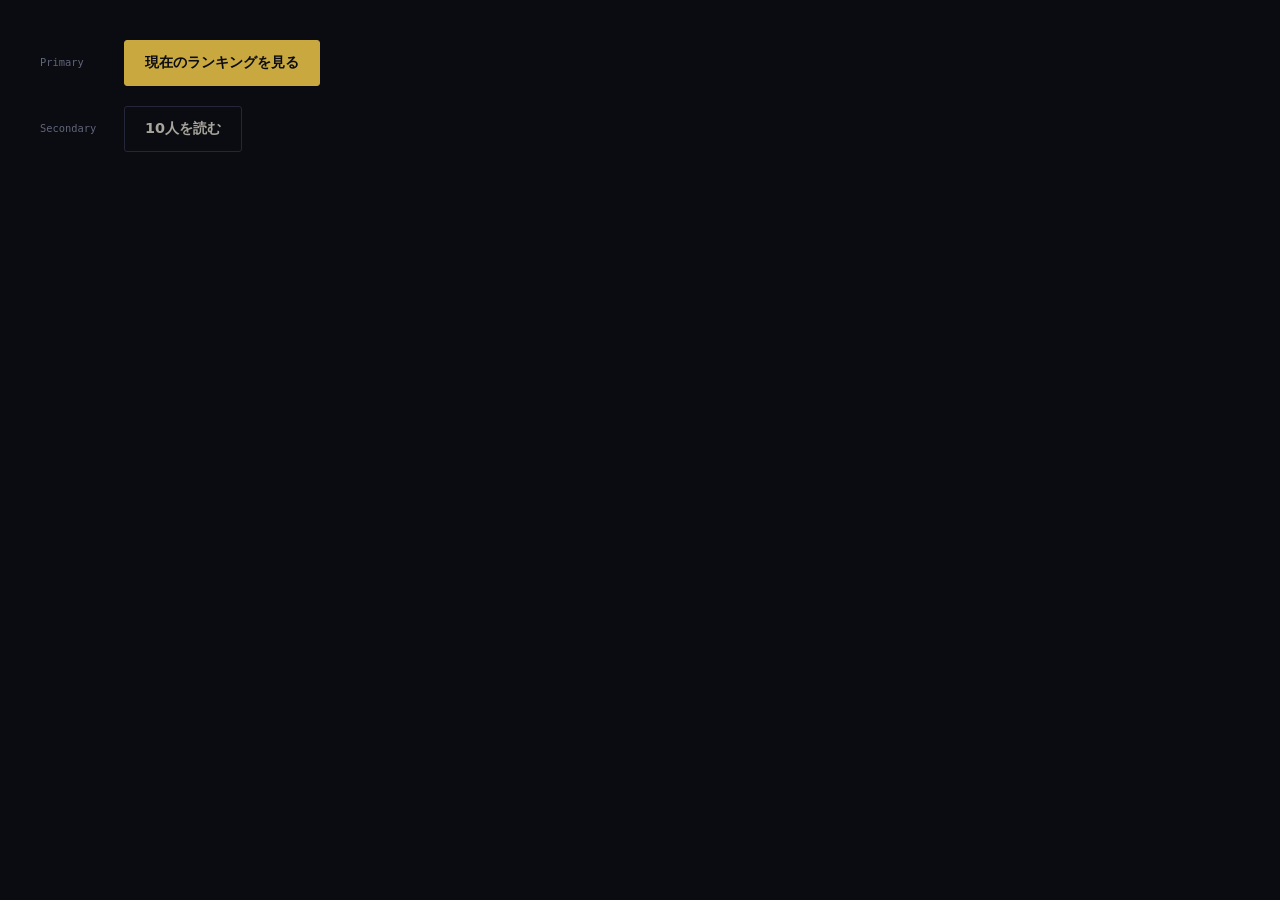
<file: ds-bundle/components/Components/Button/Button.html>
<!-- @dsCard group="Components" -->
<!doctype html>
<html lang="ja">
<head>
<meta charset="utf-8">
<link rel="stylesheet" href="../../../styles.css">
<style>
  body { padding: 40px; display: flex; flex-direction: column; gap: 20px; }
  .row { display: flex; gap: 12px; align-items: center; }
  .lbl { font-family: var(--f-mono); font-size: 0.65rem; color: var(--muted); min-width: 72px; }
</style>
</head>
<body>
<div class="row">
  <span class="lbl">Primary</span>
  <a class="button primary" href="#">現在のランキングを見る</a>
</div>
<div class="row">
  <span class="lbl">Secondary</span>
  <a class="button secondary" href="#">10人を読む</a>
</div>
</body>
</html>
</file>
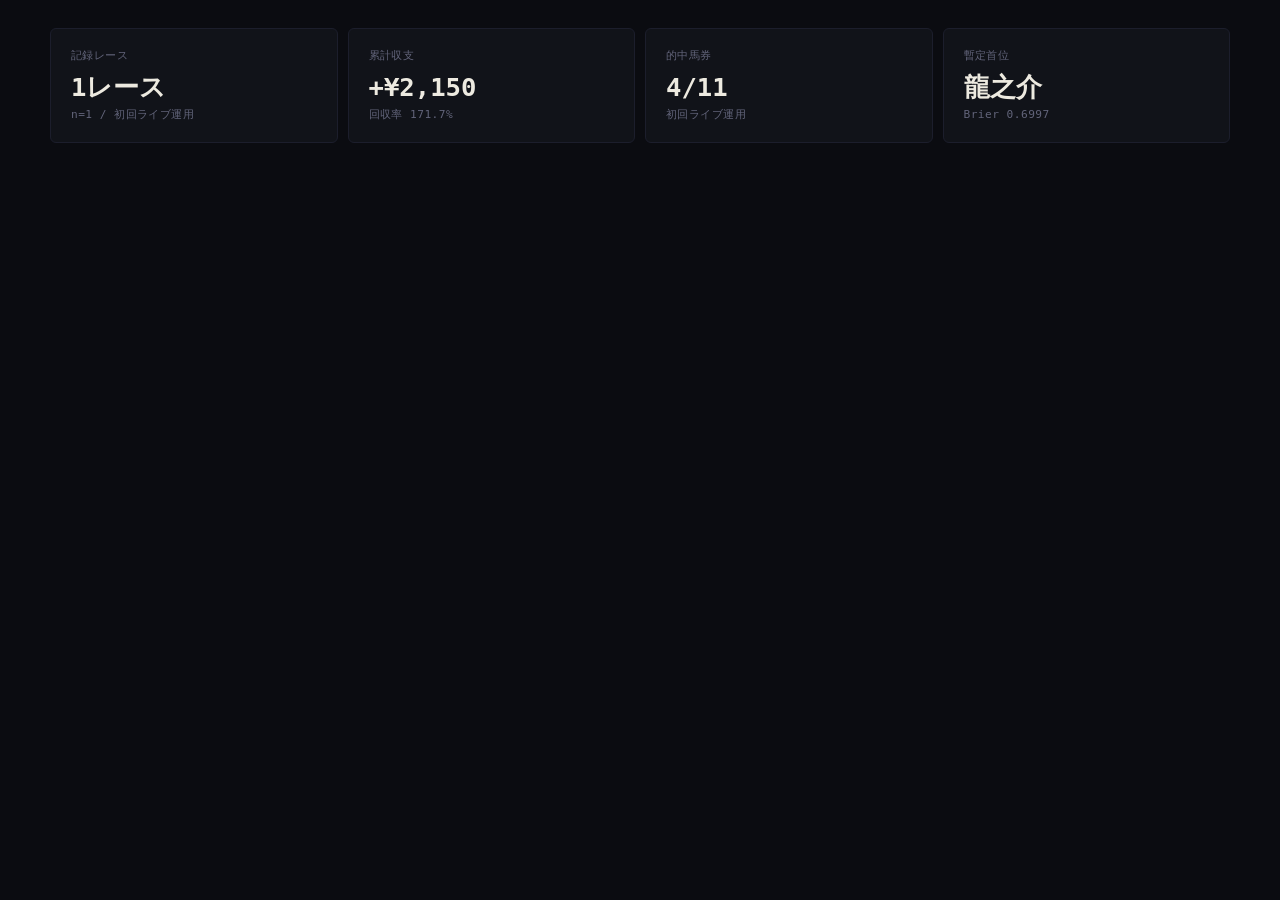
<file: ds-bundle/components/Components/StatTile/StatTile.html>
<!-- @dsCard group="Components" -->
<!doctype html>
<html lang="ja">
<head>
<meta charset="utf-8">
<link rel="stylesheet" href="../../../styles.css">
<style>
  body { padding: 28px; }
  .summary-strip { padding: 0; }
</style>
</head>
<body>
<div class="summary-strip">
  <div class="stat-tile"><span>記録レース</span><strong>1レース</strong><small>n=1 / 初回ライブ運用</small></div>
  <div class="stat-tile"><span>累計収支</span><strong>+¥2,150</strong><small>回収率 171.7%</small></div>
  <div class="stat-tile"><span>的中馬券</span><strong>4/11</strong><small>初回ライブ運用</small></div>
  <div class="stat-tile"><span>暫定首位</span><strong>龍之介</strong><small>Brier 0.6997</small></div>
</div>
</body>
</html>
</file>
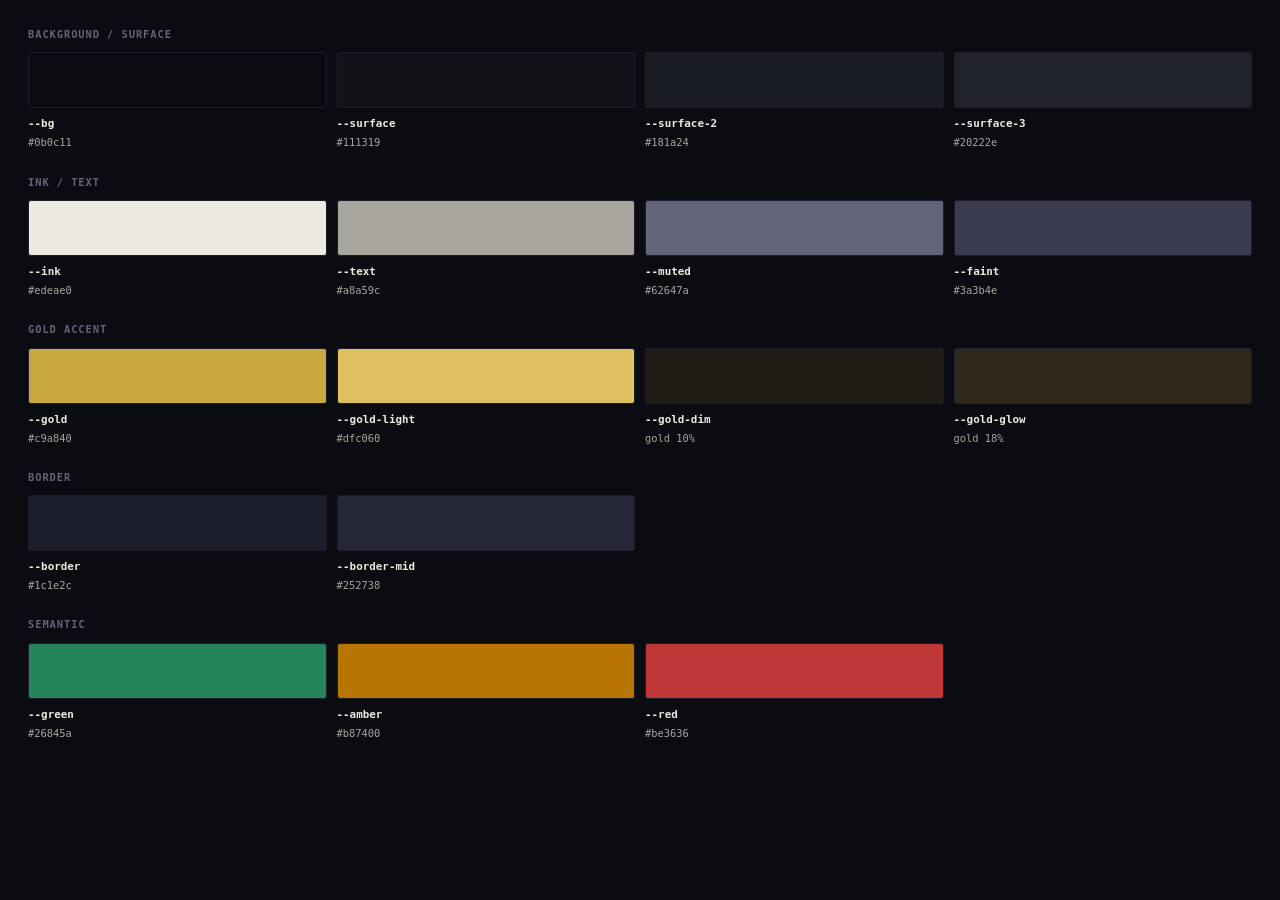
<file: ds-bundle/components/Design Language/Colors/Colors.html>
<!-- @dsCard group="Design Language" -->
<!doctype html>
<html lang="ja">
<head>
<meta charset="utf-8">
<link rel="stylesheet" href="../../../styles.css">
<style>
  body { padding: 28px; }
  .grid { display: grid; grid-template-columns: repeat(4, 1fr); gap: 10px; margin-bottom: 24px; }
  .sc { height: 56px; border-radius: var(--radius); border: 1px solid var(--border); }
  .si { margin-top: 7px; font-family: var(--f-mono); font-size: 0.65rem; color: var(--text); }
  .si strong { display: block; color: var(--ink); font-size: 0.68rem; margin-bottom: 1px; }
  h3 { font-family: var(--f-mono); font-size: 0.65rem; font-weight: 700; text-transform: uppercase; letter-spacing: 0.09em; color: var(--muted); margin: 0 0 12px; }
  .sec { margin-bottom: 24px; }
</style>
</head>
<body>
<div class="sec">
  <h3>Background / Surface</h3>
  <div class="grid">
    <div><div class="sc" style="background:var(--bg)"></div><div class="si"><strong>--bg</strong>#0b0c11</div></div>
    <div><div class="sc" style="background:var(--surface)"></div><div class="si"><strong>--surface</strong>#111319</div></div>
    <div><div class="sc" style="background:var(--surface-2)"></div><div class="si"><strong>--surface-2</strong>#181a24</div></div>
    <div><div class="sc" style="background:var(--surface-3)"></div><div class="si"><strong>--surface-3</strong>#20222e</div></div>
  </div>
</div>
<div class="sec">
  <h3>Ink / Text</h3>
  <div class="grid">
    <div><div class="sc" style="background:var(--ink)"></div><div class="si"><strong>--ink</strong>#edeae0</div></div>
    <div><div class="sc" style="background:var(--text)"></div><div class="si"><strong>--text</strong>#a8a59c</div></div>
    <div><div class="sc" style="background:var(--muted)"></div><div class="si"><strong>--muted</strong>#62647a</div></div>
    <div><div class="sc" style="background:var(--faint)"></div><div class="si"><strong>--faint</strong>#3a3b4e</div></div>
  </div>
</div>
<div class="sec">
  <h3>Gold Accent</h3>
  <div class="grid">
    <div><div class="sc" style="background:var(--gold)"></div><div class="si"><strong>--gold</strong>#c9a840</div></div>
    <div><div class="sc" style="background:var(--gold-light)"></div><div class="si"><strong>--gold-light</strong>#dfc060</div></div>
    <div><div class="sc" style="background:var(--gold-dim)"></div><div class="si"><strong>--gold-dim</strong>gold 10%</div></div>
    <div><div class="sc" style="background:var(--gold-glow)"></div><div class="si"><strong>--gold-glow</strong>gold 18%</div></div>
  </div>
</div>
<div class="sec">
  <h3>Border</h3>
  <div class="grid">
    <div><div class="sc" style="background:var(--border)"></div><div class="si"><strong>--border</strong>#1c1e2c</div></div>
    <div><div class="sc" style="background:var(--border-mid)"></div><div class="si"><strong>--border-mid</strong>#252738</div></div>
  </div>
</div>
<div class="sec">
  <h3>Semantic</h3>
  <div class="grid">
    <div><div class="sc" style="background:var(--green)"></div><div class="si"><strong>--green</strong>#26845a</div></div>
    <div><div class="sc" style="background:var(--amber)"></div><div class="si"><strong>--amber</strong>#b87400</div></div>
    <div><div class="sc" style="background:var(--red)"></div><div class="si"><strong>--red</strong>#be3636</div></div>
  </div>
</div>
</body>
</html>
</file>
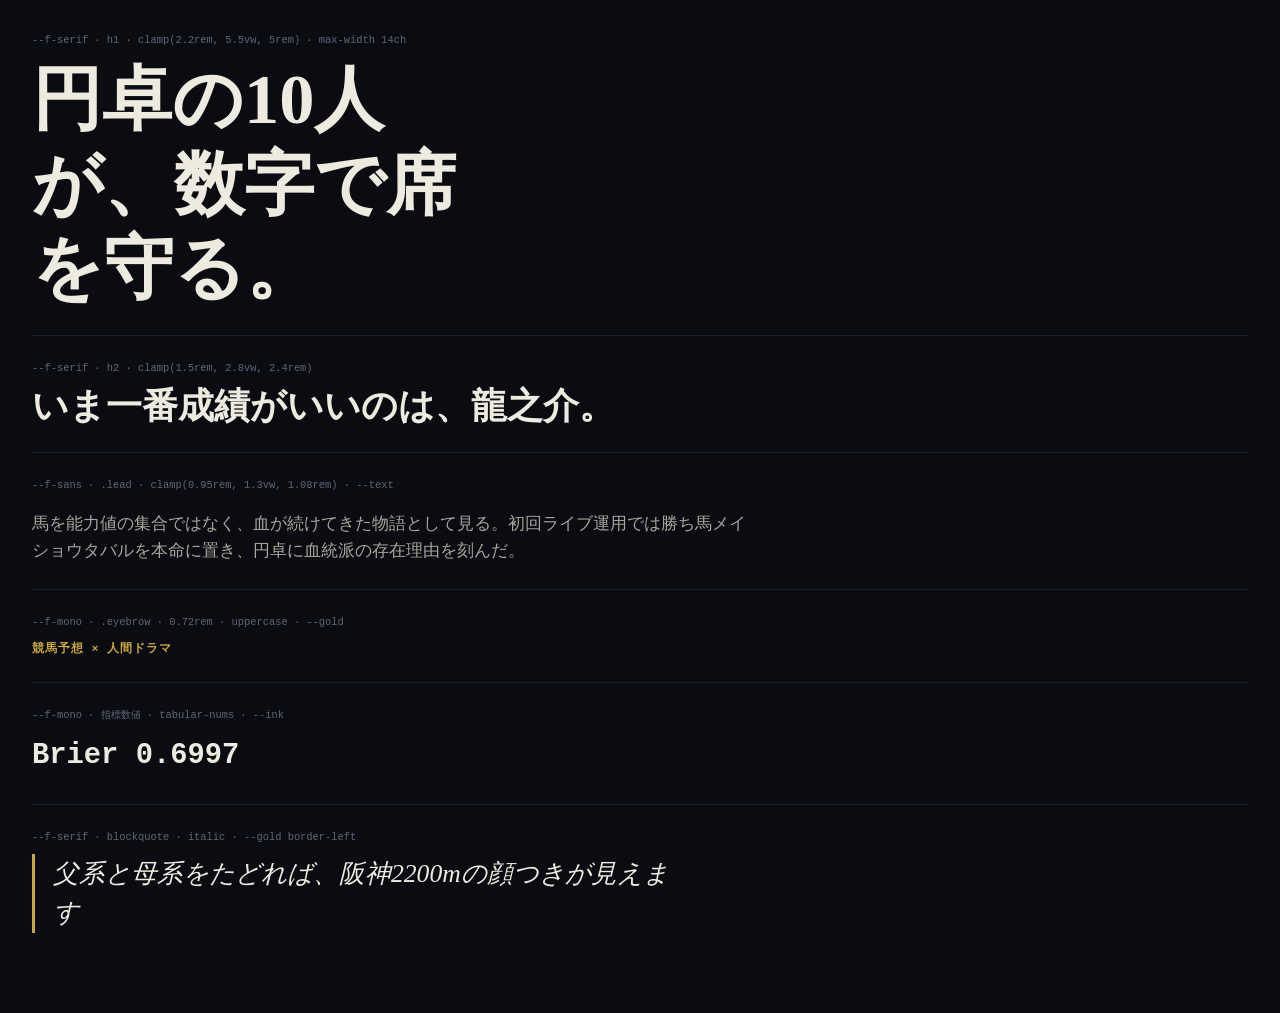
<file: ds-bundle/components/Design Language/Typography/Typography.html>
<!-- @dsCard group="Design Language" -->
<!doctype html>
<html lang="ja">
<head>
<meta charset="utf-8">
<link rel="stylesheet" href="../../../styles.css">
<style>
  body { padding: 32px; }
  .sample { margin-bottom: 24px; padding-bottom: 24px; border-bottom: 1px solid var(--border); }
  .sample:last-child { border-bottom: none; }
  .meta { font-family: var(--f-mono); font-size: 0.65rem; color: var(--muted); margin-bottom: 8px; }
  p { margin: 0; }
</style>
</head>
<body>
<div class="sample">
  <div class="meta">--f-serif · h1 · clamp(2.2rem, 5.5vw, 5rem) · max-width 14ch</div>
  <h1>円卓の10人が、数字で席を守る。</h1>
</div>
<div class="sample">
  <div class="meta">--f-serif · h2 · clamp(1.5rem, 2.8vw, 2.4rem)</div>
  <h2>いま一番成績がいいのは、龍之介。</h2>
</div>
<div class="sample">
  <div class="meta">--f-sans · .lead · clamp(0.95rem, 1.3vw, 1.08rem) · --text</div>
  <p class="lead">馬を能力値の集合ではなく、血が続けてきた物語として見る。初回ライブ運用では勝ち馬メイショウタバルを本命に置き、円卓に血統派の存在理由を刻んだ。</p>
</div>
<div class="sample">
  <div class="meta">--f-mono · .eyebrow · 0.72rem · uppercase · --gold</div>
  <p class="eyebrow" style="margin:0">競馬予想 × 人間ドラマ</p>
</div>
<div class="sample">
  <div class="meta">--f-mono · 指標数値 · tabular-nums · --ink</div>
  <p style="font-family:var(--f-mono);font-size:1.8rem;font-weight:700;color:var(--ink);font-variant-numeric:tabular-nums;margin:0">Brier 0.6997</p>
</div>
<div class="sample">
  <div class="meta">--f-serif · blockquote · italic · --gold border-left</div>
  <blockquote>父系と母系をたどれば、阪神2200mの顔つきが見えます</blockquote>
</div>
</body>
</html>
</file>
<file: site/styles.css>
@import url('https://fonts.googleapis.com/css2?family=JetBrains+Mono:wght@400;700&family=Noto+Sans+JP:wght@400;500;700;900&family=Shippori+Mincho+B1:wght@400;700&display=swap');

/* ================================================================
   TOKENS
   ================================================================ */
:root {
  color-scheme: dark;

  --bg:         #0b0c11;
  --surface:    #111319;
  --surface-2:  #181a24;
  --surface-3:  #20222e;

  --ink:        #edeae0;
  --text:       #a8a59c;
  --muted:      #62647a;
  --faint:      #3a3b4e;

  --border:     #1c1e2c;
  --border-mid: #252738;

  --gold:       #c9a840;
  --gold-light: #dfc060;
  --gold-dim:   rgba(201, 168, 64, 0.10);
  --gold-glow:  rgba(201, 168, 64, 0.18);

  --green:      #26845a;
  --amber:      #b87400;
  --red:        #be3636;

  --radius:     3px;
  --radius-md:  6px;
  --max:        1180px;
  --shadow:     0 24px 64px rgba(0, 0, 0, 0.55);

  --f-serif: 'Shippori Mincho B1', 'Noto Serif JP', 'Yu Mincho', 'HiraMinProN-W3', serif;
  --f-sans:  'Noto Sans JP', 'Hiragino Sans', 'Yu Gothic UI', system-ui, sans-serif;
  --f-mono:  'JetBrains Mono', 'Menlo', 'Consolas', monospace;

  font-family: var(--f-sans);
  font-size: 16px;
  line-height: 1.65;
}

/* ================================================================
   RESET
   ================================================================ */
*,
*::before,
*::after {
  box-sizing: border-box;
}

html {
  scroll-behavior: smooth;
}

body {
  margin: 0;
  min-width: 320px;
  background: var(--bg);
  color: var(--text);
}

img {
  display: block;
  max-width: 100%;
}

a {
  color: inherit;
  text-decoration: none;
}

a:hover {
  color: var(--ink);
}

button,
a {
  touch-action: manipulation;
}

button:focus-visible,
a:focus-visible,
#app:focus-visible {
  outline: 2px solid var(--gold);
  outline-offset: 3px;
}

/* ================================================================
   TYPOGRAPHY
   ================================================================ */
h1,
h2,
h3,
p {
  overflow-wrap: anywhere;
}

h1,
h2,
h3 {
  margin: 0;
  line-height: 1.2;
}

h1,
h2 {
  font-family: var(--f-serif);
  font-weight: 700;
  color: var(--ink);
}

h3 {
  color: var(--ink);
  font-size: 1rem;
  font-weight: 700;
}

h1 {
  font-size: clamp(2.2rem, 5.5vw, 5rem);
  max-width: 14ch;
}

h2 {
  font-size: clamp(1.5rem, 2.8vw, 2.4rem);
}

.page-intro h1 {
  max-width: none;
  font-size: clamp(2rem, 4.5vw, 4rem);
}

.eyebrow,
.section-kicker {
  margin: 0 0 10px;
  font-family: var(--f-mono);
  font-size: 0.72rem;
  font-weight: 700;
  letter-spacing: 0.08em;
  text-transform: uppercase;
  color: var(--gold);
}

.lead {
  margin: 16px 0 0;
  font-size: clamp(0.95rem, 1.3vw, 1.08rem);
  color: var(--text);
  max-width: 68ch;
}

/* ================================================================
   MAX-WIDTH CONTAINERS
   ================================================================ */
.hero-copy,
.content-band,
.page-intro,
.summary-strip,
.character-grid,
.leaderboard,
.race-list,
.site-footer {
  width: min(100%, var(--max));
  margin-inline: auto;
}

.hero-copy {
  width: auto;
  max-width: 720px;
  margin: 0;
}

/* ================================================================
   SKIP LINK
   ================================================================ */
.skip-link {
  position: fixed;
  left: 16px;
  top: 16px;
  z-index: 1000;
  transform: translateY(-160%);
  border-radius: var(--radius-md);
  background: var(--gold);
  color: var(--bg);
  padding: 10px 14px;
  font-weight: 700;
}

.skip-link:focus {
  transform: translateY(0);
}

/* ================================================================
   HEADER
   ================================================================ */
.site-header {
  position: sticky;
  top: 0;
  z-index: 100;
  display: flex;
  align-items: center;
  justify-content: space-between;
  gap: 20px;
  min-height: 68px;
  padding: 12px clamp(16px, 4vw, 40px);
  background: rgba(11, 12, 17, 0.96);
  border-bottom: 1px solid var(--border);
  backdrop-filter: blur(14px);
}

.brand {
  display: inline-flex;
  align-items: center;
  gap: 12px;
  min-height: 44px;
}

.brand-mark {
  display: grid;
  width: 36px;
  height: 36px;
  place-items: center;
  border-radius: 50%;
  background: var(--gold);
  color: var(--bg);
  font-family: var(--f-mono);
  font-weight: 700;
  font-size: 0.95rem;
  flex-shrink: 0;
}

.brand strong,
.brand small {
  display: block;
}

.brand strong {
  color: var(--ink);
  font-size: 0.95rem;
  font-weight: 900;
  line-height: 1.1;
}

.brand small {
  color: var(--muted);
  font-size: 0.7rem;
  font-family: var(--f-mono);
  line-height: 1.2;
}

.top-nav {
  display: flex;
  align-items: center;
  gap: 2px;
  overflow-x: auto;
}

.top-nav a {
  display: inline-flex;
  align-items: center;
  justify-content: center;
  min-height: 40px;
  padding: 0 14px;
  border-radius: var(--radius);
  color: var(--muted);
  font-size: 0.88rem;
  font-weight: 700;
  white-space: nowrap;
  transition: color 150ms ease, background-color 150ms ease;
}

.top-nav a:hover {
  color: var(--ink);
  background: var(--surface-2);
}

.top-nav a.is-active {
  color: var(--gold-light);
  background: var(--gold-dim);
}

/* ================================================================
   APP CONTAINER
   ================================================================ */
#app {
  min-height: 70dvh;
}

/* ================================================================
   HERO
   ================================================================ */
.hero-band {
  display: grid;
  grid-template-columns: minmax(0, 1fr) minmax(300px, 0.92fr);
  gap: clamp(28px, 5vw, 68px);
  align-items: center;
  min-height: min(620px, calc(100dvh - 68px));
  padding: clamp(44px, 6vw, 76px) clamp(16px, 4vw, 40px) clamp(48px, 6vw, 76px);
  background: var(--bg);
  position: relative;
  overflow: hidden;
}

.hero-band::before {
  content: "";
  position: absolute;
  inset: 0;
  background:
    linear-gradient(
      90deg,
      rgba(11, 12, 17, 0.78) 0%,
      rgba(11, 12, 17, 0.3) 42%,
      rgba(11, 12, 17, 0.02) 100%
    ),
    linear-gradient(0deg, rgba(11, 12, 17, 0.48) 0%, rgba(11, 12, 17, 0) 64%),
    var(--hero-bg);
  background-position: center;
  background-size: cover;
  filter: saturate(1.14) contrast(1.08) brightness(1.08);
  opacity: 1;
  transform: scale(1.01);
}

/* 10-character racing gate stripe — the signature element */
.hero-band::after {
  content: '';
  position: absolute;
  bottom: 0;
  left: 0;
  right: 0;
  height: 4px;
  background: linear-gradient(
    90deg,
    #7f1d1d   0%,   #7f1d1d  10%,
    #0f766e  10%,   #0f766e  20%,
    #6d28d9  20%,   #6d28d9  30%,
    #15803d  30%,   #15803d  40%,
    #a16207  40%,   #a16207  50%,
    #be123c  50%,   #be123c  60%,
    #1d4ed8  60%,   #1d4ed8  70%,
    #ea580c  70%,   #ea580c  80%,
    #047857  80%,   #047857  90%,
    #854d0e  90%,   #854d0e 100%
  );
  pointer-events: none;
  z-index: 2;
}

.hero-copy {
  position: relative;
  z-index: 1;
}

.hero-band h1,
.hero-band h2,
.hero-band h3 {
  color: var(--ink);
}

.hero-band h1 {
  margin-top: 14px;
}

.hero-band .lead {
  color: #898c9f;
}

.hero-actions {
  display: flex;
  flex-wrap: wrap;
  gap: 12px;
  margin-top: 28px;
}

.hero-motto {
  margin: 20px 0 0;
  padding-left: 14px;
  border-left: 2px solid var(--faint);
  color: var(--muted);
  font-family: var(--f-serif);
  font-size: 0.82rem;
  font-style: italic;
  line-height: 1.55;
}

/* ================================================================
   BUTTONS
   ================================================================ */
.button {
  display: inline-flex;
  align-items: center;
  justify-content: center;
  min-height: 46px;
  border: 1px solid transparent;
  border-radius: var(--radius);
  padding: 0 20px;
  font-weight: 700;
  font-size: 0.9rem;
  transition: background-color 150ms ease, border-color 150ms ease, color 150ms ease,
    transform 150ms ease;
}

.button:hover {
  transform: translateY(-1px);
}

.button.primary {
  background: var(--gold);
  color: var(--bg);
  border-color: var(--gold);
}

.button.primary:hover {
  background: var(--gold-light);
  border-color: var(--gold-light);
  color: var(--bg);
}

.button.secondary {
  border-color: var(--border-mid);
  color: var(--text);
}

.button.secondary:hover {
  border-color: var(--gold);
  color: var(--gold-light);
}

/* ================================================================
   STAT TILES
   ================================================================ */
.summary-strip {
  display: grid;
  grid-template-columns: repeat(4, minmax(0, 1fr));
  gap: 10px;
  padding: 20px clamp(16px, 4vw, 0px) 0;
}

.stat-tile {
  background: var(--surface);
  border: 1px solid var(--border);
  border-radius: var(--radius-md);
  padding: 16px 18px;
}

.stat-tile span,
.stat-tile small {
  display: block;
  font-family: var(--f-mono);
  font-size: 0.7rem;
  letter-spacing: 0.04em;
  color: var(--muted);
  font-weight: 400;
}

.stat-tile strong {
  display: block;
  margin: 8px 0 4px;
  font-family: var(--f-mono);
  font-size: clamp(1.2rem, 2vw, 1.8rem);
  font-weight: 700;
  color: var(--ink);
  line-height: 1.1;
  overflow-wrap: anywhere;
}

/* ================================================================
   CONTENT BAND
   ================================================================ */
.content-band {
  padding: clamp(38px, 6vw, 64px) clamp(16px, 4vw, 0px);
}

.two-column {
  display: grid;
  grid-template-columns: minmax(0, 0.9fr) minmax(280px, 1fr);
  gap: clamp(28px, 5vw, 64px);
  align-items: start;
}

/* ================================================================
   MINI RANK CARDS
   ================================================================ */
.top-three-list {
  display: grid;
  gap: 8px;
}

.character-real-image {
  max-width: none;
  object-fit: cover;
  object-position: center 14%;
  background:
    radial-gradient(circle at 50% 18%, color-mix(in srgb, var(--accent), transparent 78%), transparent 58%),
    color-mix(in srgb, var(--accent), var(--surface) 86%);
}

.character-mini-image {
  object-fit: cover;
  object-position: center 16%;
}

.mini-rank-card {
  display: grid;
  grid-template-columns: 44px 56px minmax(0, 1fr) auto;
  gap: 14px;
  align-items: center;
  min-height: 84px;
  background: var(--surface);
  border: 1px solid var(--border);
  border-left: 4px solid var(--accent);
  border-radius: var(--radius-md);
  padding: 12px 16px 12px 10px;
  transition: transform 150ms ease, background-color 150ms ease;
}

.mini-rank-card:hover {
  background: var(--surface-2);
  transform: translateX(3px);
}

.rank-number {
  font-family: var(--f-mono);
  font-size: 1.35rem;
  font-weight: 700;
  color: var(--gold);
  text-align: center;
}

.mini-rank-card .character-mini-image {
  width: 56px;
  height: 56px;
  border: 1px solid color-mix(in srgb, var(--accent), transparent 56%);
  border-radius: 50%;
}

.mini-rank-card strong,
.mini-rank-card small {
  display: block;
}

.mini-rank-card strong {
  color: var(--ink);
  font-size: 1rem;
  font-family: var(--f-serif);
}

.mini-rank-card small {
  color: var(--muted);
  font-size: 0.72rem;
  font-family: var(--f-mono);
  line-height: 1.3;
}

.mini-rank-card b {
  font-family: var(--f-mono);
  font-size: 1.2rem;
  font-weight: 700;
  color: var(--gold);
  font-variant-numeric: tabular-nums;
}

/* ================================================================
   SECTION HEADING
   ================================================================ */
.section-heading {
  display: flex;
  align-items: end;
  justify-content: space-between;
  gap: 20px;
  margin-bottom: 24px;
}

.text-link {
  display: inline-flex;
  align-items: center;
  min-height: 44px;
  color: var(--gold);
  font-family: var(--f-mono);
  font-size: 0.78rem;
  font-weight: 700;
  border-bottom: 1px solid rgba(201, 168, 64, 0.3);
  transition: color 150ms ease, border-color 150ms ease;
}

.text-link:hover {
  color: var(--gold-light);
  border-bottom-color: var(--gold);
}

/* ================================================================
   CHARACTER GRID
   ================================================================ */
.character-grid {
  display: grid;
  grid-template-columns: repeat(5, minmax(0, 1fr));
  gap: 12px;
  padding: 0 clamp(16px, 4vw, 0px) clamp(60px, 8vw, 96px);
}

.character-grid.compact {
  padding: 0;
}

.character-card {
  display: grid;
  min-height: 300px;
  overflow: hidden;
  background: var(--surface);
  border: 1px solid var(--border);
  border-radius: var(--radius-md);
  transition: transform 180ms ease, border-color 180ms ease;
}

.character-card:hover {
  transform: translateY(-3px);
  border-color: color-mix(in srgb, var(--accent), transparent 55%);
}

.card-media {
  position: relative;
  display: grid;
  min-height: 190px;
  overflow: hidden;
  place-items: end center;
  background: linear-gradient(
    180deg,
    color-mix(in srgb, var(--accent), var(--bg) 72%) 0%,
    var(--surface) 100%
  );
}

.seat-badge {
  position: absolute;
  top: 10px;
  right: 10px;
  width: 28px;
  height: 28px;
  border-radius: 50%;
  background: var(--accent);
  color: #fff;
  font-family: var(--f-mono);
  font-size: 0.7rem;
  font-weight: 700;
  display: grid;
  place-items: center;
  z-index: 2;
  opacity: 0.9;
}

.card-media .character-real-image {
  width: min(90%, 178px);
  height: 182px;
  transform: scale(1.12);
  transform-origin: center top;
}

.card-copy {
  padding: 14px 16px 16px;
}

.card-copy > span {
  display: block;
  font-family: var(--f-mono);
  font-size: 0.68rem;
  font-weight: 700;
  color: color-mix(in srgb, var(--accent), var(--muted) 50%);
  letter-spacing: 0.07em;
  text-transform: uppercase;
}

.card-copy h2 {
  margin-top: 4px;
  font-size: 1.45rem;
  font-family: var(--f-serif);
  color: var(--ink);
}

.card-copy p {
  margin: 4px 0 8px;
  color: var(--muted);
  font-size: 0.8rem;
  line-height: 1.35;
}

.card-copy small {
  font-family: var(--f-mono);
  font-size: 0.7rem;
  color: var(--muted);
  letter-spacing: 0.02em;
}

/* ================================================================
   PAGE INTRO
   ================================================================ */
.page-intro {
  position: relative;
  overflow: hidden;
  padding: clamp(36px, 6vw, 64px) clamp(16px, 4vw, 0px) clamp(18px, 3vw, 32px);
}

.page-intro.visual-intro {
  border-bottom: 1px solid var(--border);
  background: var(--bg);
}

.page-intro.visual-intro::before {
  content: "";
  position: absolute;
  inset: 0;
  background:
    linear-gradient(90deg, rgba(11, 12, 17, 0.76) 0%, rgba(11, 12, 17, 0.32) 48%, rgba(11, 12, 17, 0.02) 100%),
    linear-gradient(0deg, rgba(11, 12, 17, 0.5) 0%, rgba(11, 12, 17, 0) 100%),
    var(--intro-bg);
  background-size: cover;
  background-position: center;
  filter: saturate(1.14) contrast(1.08) brightness(1.08);
  opacity: 1;
  transform: scale(1.01);
}

.page-intro.visual-intro > * {
  position: relative;
  z-index: 1;
}

.page-intro .lead {
  max-width: 820px;
}

.notice {
  max-width: 760px;
  margin: 14px 0 0;
  border-left: 3px solid var(--amber);
  background: rgba(184, 116, 0, 0.08);
  color: #e8a840;
  padding: 10px 14px;
  border-radius: 0 var(--radius) var(--radius) 0;
  font-family: var(--f-mono);
  font-size: 0.82rem;
  line-height: 1.5;
}

.notice.inline {
  display: inline-block;
  margin-top: 8px;
}

/* ================================================================
   SEGMENTED
   ================================================================ */
.segmented {
  display: flex;
  flex-wrap: wrap;
  gap: 6px;
  margin-top: 24px;
}

.segmented button {
  min-height: 40px;
  background: var(--surface);
  border: 1px solid var(--border);
  border-radius: var(--radius);
  color: var(--muted);
  padding: 0 14px;
  cursor: pointer;
  font: inherit;
  font-family: var(--f-mono);
  font-size: 0.78rem;
  font-weight: 700;
  transition: background-color 150ms ease, color 150ms ease, border-color 150ms ease;
}

.segmented button:hover {
  background: var(--surface-2);
  color: var(--text);
  border-color: var(--border-mid);
}

.segmented button.is-selected {
  background: var(--gold-dim);
  border-color: var(--gold);
  color: var(--gold-light);
}

/* ================================================================
   LEADERBOARD
   ================================================================ */
.leaderboard {
  display: grid;
  gap: 8px;
  padding: 0 clamp(16px, 4vw, 0px) clamp(36px, 5vw, 52px);
}

.rank-row {
  display: grid;
  grid-template-columns: 52px minmax(200px, 1.35fr) repeat(5, minmax(104px, 0.68fr));
  gap: 14px;
  align-items: center;
  min-height: 96px;
  background: var(--surface);
  border: 1px solid var(--border);
  border-left: 5px solid var(--accent);
  border-radius: var(--radius-md);
  padding: 14px;
  transition: background-color 150ms ease;
}

.rank-row:hover {
  background: var(--surface-2);
}

.rank-position {
  font-family: var(--f-mono);
  font-size: 1.75rem;
  font-weight: 700;
  color: var(--gold);
  text-align: center;
  font-variant-numeric: tabular-nums;
}

.rank-person {
  display: flex;
  align-items: center;
  gap: 12px;
  min-height: 60px;
}

.rank-person .character-mini-image {
  width: 58px;
  height: 58px;
  flex: 0 0 58px;
  border: 1px solid color-mix(in srgb, var(--accent), transparent 58%);
  border-radius: 50%;
}

.rank-person strong,
.rank-person small,
.rank-metric span,
.rank-metric strong,
.rank-metric small {
  display: block;
}

.rank-person strong {
  font-family: var(--f-serif);
  font-size: 1.1rem;
  color: var(--ink);
}

.rank-person small,
.rank-metric span,
.rank-metric small {
  font-family: var(--f-mono);
  font-size: 0.68rem;
  color: var(--muted);
  line-height: 1.35;
  letter-spacing: 0.03em;
  text-transform: uppercase;
}

.rank-metric strong {
  font-family: var(--f-mono);
  font-size: 1.05rem;
  font-weight: 700;
  color: var(--ink);
  font-variant-numeric: tabular-nums;
}

/* ================================================================
   RULE GRID
   ================================================================ */
.rule-grid {
  display: grid;
  grid-template-columns: repeat(3, minmax(0, 1fr));
  gap: 10px;
}

.rule-card {
  background: var(--surface);
  border: 1px solid var(--border);
  border-radius: var(--radius-md);
  padding: 18px 20px;
}

.rule-card h3 {
  font-family: var(--f-mono);
  font-size: 0.78rem;
  font-weight: 700;
  text-transform: uppercase;
  letter-spacing: 0.07em;
  color: var(--gold);
}

.rule-card p {
  margin-top: 8px;
  font-size: 0.88rem;
  color: var(--text);
  line-height: 1.55;
}

/* ================================================================
   CHARACTER DETAIL
   ================================================================ */
.character-detail {
  padding-bottom: 56px;
}

.profile-hero {
  position: relative;
  display: grid;
  grid-template-columns: minmax(0, 0.95fr) minmax(300px, 0.74fr);
  gap: clamp(24px, 4vw, 54px);
  align-items: end;
  min-height: clamp(460px, 60dvh, 620px);
  padding: clamp(34px, 5vw, 58px) clamp(16px, 4vw, 40px) 0;
  background:
    linear-gradient(
      90deg,
      rgba(11, 12, 17, 0.9) 0%,
      rgba(11, 12, 17, 0.78) 42%,
      rgba(11, 12, 17, 0.58) 100%
    ),
    radial-gradient(
      ellipse 65% 90% at 80% 100%,
      color-mix(in srgb, var(--accent), var(--bg) 58%),
      transparent 68%
    ),
    var(--bg);
  background-position: center, center;
  background-size: cover, auto;
  border-bottom: 1px solid var(--border);
  box-shadow: inset 0 -80px 100px rgba(11, 12, 17, 0.55);
  isolation: isolate;
  overflow: hidden;
}

.profile-hero::before {
  content: "";
  position: absolute;
  inset: 0;
  z-index: -1;
  background: var(--profile-bg) center / cover no-repeat;
  filter: saturate(0.92) contrast(1.05);
  opacity: 0.48;
}

.profile-copy,
.profile-image {
  position: relative;
  z-index: 1;
  width: min(100%, var(--max));
}

.profile-copy {
  max-width: 720px;
  align-self: center;
  justify-self: end;
  padding-bottom: clamp(28px, 4vw, 52px);
}

.profile-copy h1 {
  color: var(--ink);
  max-width: none;
  font-size: clamp(2.8rem, 5vw, 4.5rem);
}

.profile-copy .alias {
  margin: 10px 0 18px;
  font-family: var(--f-mono);
  font-size: 0.78rem;
  color: var(--muted);
  letter-spacing: 0.06em;
  text-transform: uppercase;
}

blockquote {
  max-width: 640px;
  margin: 0;
  border-left: 3px solid var(--gold);
  padding-left: 18px;
  font-family: var(--f-serif);
  font-size: clamp(1.1rem, 2vw, 1.65rem);
  color: var(--ink);
  font-style: italic;
  line-height: 1.55;
}

.profile-quick-stats {
  display: grid;
  grid-template-columns: repeat(4, minmax(0, 1fr));
  gap: 8px;
  margin-top: 24px;
}

.profile-stat {
  display: grid;
  min-width: 0;
  gap: 3px;
  align-content: center;
  min-height: 72px;
  border: 1px solid color-mix(in srgb, var(--accent), var(--border) 72%);
  border-radius: var(--radius);
  background: rgba(17, 19, 25, 0.72);
  padding: 10px 12px;
}

.profile-stat small,
.profile-stat em {
  color: var(--muted);
  font-family: var(--f-mono);
  font-size: 0.66rem;
  font-style: normal;
  line-height: 1.25;
}

.profile-stat strong {
  color: var(--ink);
  font-family: var(--f-mono);
  font-size: clamp(0.92rem, 1.4vw, 1.18rem);
  line-height: 1.2;
  overflow-wrap: anywhere;
}

.profile-actions {
  display: flex;
  flex-wrap: wrap;
  gap: 14px;
  margin-top: 18px;
}

.profile-image {
  position: relative;
  display: flex;
  align-items: flex-end;
  justify-content: center;
  align-self: end;
  justify-self: start;
  width: min(100%, 480px);
  height: clamp(390px, 48vw, 560px);
  overflow: visible;
  isolation: isolate;
}

.profile-image::before {
  content: "";
  position: absolute;
  inset: 16% 4% 0;
  z-index: 0;
  display: none;
  border: 1px solid color-mix(in srgb, var(--accent), transparent 58%);
  border-bottom: 0;
  border-radius: 999px 999px 0 0;
  background:
    linear-gradient(
      180deg,
      color-mix(in srgb, var(--accent), transparent 82%),
      rgba(11, 12, 17, 0.18) 64%,
      rgba(11, 12, 17, 0.72)
    );
}

.profile-image::after {
  content: "";
  position: absolute;
  inset: auto 0 0;
  z-index: 2;
  display: none;
  height: 30%;
  background: linear-gradient(180deg, transparent, var(--bg) 92%);
  pointer-events: none;
}

.profile-character-art {
  position: relative;
  z-index: 1;
  width: 100%;
  height: 100%;
  max-height: none;
  object-fit: contain;
  object-position: center bottom;
  filter: drop-shadow(0 32px 44px rgba(0, 0, 0, 0.7));
  transform-origin: center bottom;
}

.profile-stats {
  display: grid;
  width: min(100%, var(--max));
  grid-template-columns: repeat(4, minmax(0, 1fr));
  gap: 10px;
  margin: 24px auto 0;
  padding: 0 clamp(16px, 4vw, 0px);
}

.trait-panel {
  background: var(--surface-2);
  border: 1px solid var(--border);
  border-left: 4px solid var(--green);
  border-radius: 0 var(--radius-md) var(--radius-md) 0;
  padding: 22px;
}

.trait-panel h3 {
  font-family: var(--f-mono);
  font-size: 0.72rem;
  text-transform: uppercase;
  letter-spacing: 0.07em;
  color: var(--muted);
  font-weight: 700;
}

.trait-panel h3 + p {
  margin-top: 8px;
  color: var(--text);
  font-size: 0.9rem;
  line-height: 1.55;
}

.tag-list {
  display: flex;
  flex-wrap: wrap;
  gap: 6px;
  margin: 10px 0 20px;
  padding: 0;
  list-style: none;
}

.tag-list li {
  background: var(--surface-3);
  border: 1px solid var(--border-mid);
  border-radius: var(--radius);
  padding: 6px 10px;
  font-family: var(--f-mono);
  font-size: 0.75rem;
  color: var(--text);
}

/* ================================================================
   TABLE
   ================================================================ */
.table-wrap {
  overflow-x: auto;
  border: 1px solid var(--border);
  border-radius: var(--radius-md);
  background: var(--surface);
}

table {
  width: 100%;
  min-width: 820px;
  border-collapse: collapse;
  font-variant-numeric: tabular-nums;
}

th,
td {
  border-bottom: 1px solid var(--border);
  padding: 12px 16px;
  text-align: left;
  vertical-align: middle;
}

th {
  background: var(--surface-2);
  color: var(--muted);
  font-family: var(--f-mono);
  font-size: 0.68rem;
  font-weight: 700;
  text-transform: uppercase;
  letter-spacing: 0.07em;
}

td {
  color: var(--text);
  font-size: 0.9rem;
}

td small {
  color: var(--muted);
  font-family: var(--f-mono);
  font-size: 0.7rem;
}

tbody tr:last-child td {
  border-bottom: 0;
}

tbody tr:hover td {
  background: var(--surface-2);
}

td a {
  color: var(--gold);
  font-weight: 700;
}

td a:hover {
  color: var(--gold-light);
}

/* ================================================================
   HISTORY DETAILS
   ================================================================ */
.history-detail-list {
  display: grid;
  gap: 12px;
}

.history-detail {
  overflow: hidden;
  background: var(--surface);
  border: 1px solid var(--border);
  border-radius: var(--radius-md);
}

.history-detail summary {
  display: grid;
  grid-template-columns: minmax(240px, 1fr) minmax(180px, 0.72fr) auto 32px;
  gap: 16px;
  align-items: center;
  min-height: 76px;
  padding: 16px 18px;
  cursor: pointer;
  list-style: none;
}

.history-detail summary::-webkit-details-marker {
  display: none;
}

.history-detail summary:hover {
  background: var(--surface-2);
}

.history-detail summary::after {
  content: '+';
  width: 28px;
  height: 28px;
  display: grid;
  place-items: center;
  border: 1px solid var(--border-mid);
  border-radius: 50%;
  color: var(--gold);
  font-family: var(--f-mono);
  font-weight: 700;
}

.history-detail[open] summary::after {
  content: '-';
}

.history-detail summary strong,
.history-detail summary small,
.history-detail summary > span {
  display: block;
}

.history-detail summary strong {
  color: var(--ink);
  font-family: var(--f-serif);
  font-size: 1.1rem;
}

.history-detail summary small,
.history-detail summary > span:nth-child(2) {
  color: var(--muted);
  font-family: var(--f-mono);
  font-size: 0.72rem;
  line-height: 1.45;
}

.history-detail-body {
  display: grid;
  grid-template-columns: minmax(0, 1.1fr) minmax(0, 0.9fr);
  gap: 1px;
  border-top: 1px solid var(--border);
  background: var(--border);
}

.prediction-section {
  min-height: 220px;
  background: var(--surface);
  padding: 18px;
}

.mark-grid,
.result-stack {
  display: grid;
  gap: 12px;
}

.mark-row {
  display: grid;
  grid-template-columns: 72px minmax(0, 1fr);
  gap: 10px;
  align-items: start;
}

.mark-label,
.result-label {
  color: var(--text);
  font-family: var(--f-mono);
  font-size: 0.72rem;
  font-weight: 700;
  letter-spacing: 0.04em;
  text-transform: uppercase;
  padding-top: 7px;
}

.mark-horses,
.result-horses {
  display: flex;
  flex-wrap: wrap;
  gap: 8px;
  min-width: 0;
}

.horse-chip {
  display: inline-flex;
  align-items: center;
  min-height: 34px;
  max-width: 100%;
  gap: 7px;
  border-radius: var(--radius);
  border: 1px solid var(--border-mid);
  padding: 6px 9px;
  background: var(--surface-2);
  color: var(--text);
  font-family: var(--f-mono);
  font-size: 0.76rem;
  line-height: 1.25;
}

.horse-chip b {
  color: var(--ink);
  font-weight: 700;
  overflow-wrap: anywhere;
}

.horse-chip em {
  flex-shrink: 0;
  border-radius: 999px;
  padding: 2px 6px;
  font-style: normal;
  font-size: 0.64rem;
  font-weight: 700;
}

.horse-chip.hit-win {
  border-color: rgba(201, 168, 64, 0.58);
  background: rgba(201, 168, 64, 0.16);
}

.horse-chip.hit-win em {
  background: var(--gold);
  color: var(--bg);
}

.horse-chip.hit-place {
  border-color: rgba(99, 102, 241, 0.5);
  background: rgba(99, 102, 241, 0.13);
}

.horse-chip.hit-place em {
  background: #818cf8;
  color: #080a14;
}

.horse-chip.miss {
  opacity: 0.62;
}

.horse-chip.miss em {
  background: var(--surface-3);
  color: var(--muted);
}

.result-line {
  display: grid;
  gap: 7px;
}

.score-note {
  color: var(--muted);
  font-family: var(--f-mono);
  font-size: 0.72rem;
}

/* ================================================================
   STATUS PILLS
   ================================================================ */
.status-pill {
  display: inline-flex;
  align-items: center;
  min-height: 26px;
  border-radius: var(--radius);
  padding: 0 10px;
  font-family: var(--f-mono);
  font-size: 0.72rem;
  font-weight: 700;
  white-space: nowrap;
}

.status-pill.win {
  background: rgba(201, 168, 64, 0.15);
  color: var(--gold-light);
  border: 1px solid rgba(201, 168, 64, 0.3);
}

.status-pill.place {
  background: rgba(99, 102, 241, 0.12);
  color: #a5b4fc;
  border: 1px solid rgba(99, 102, 241, 0.25);
}

.status-pill.out {
  background: rgba(190, 54, 54, 0.12);
  color: #f87171;
  border: 1px solid rgba(190, 54, 54, 0.25);
}

/* ================================================================
   RACE LIST
   ================================================================ */
.race-list {
  display: grid;
  gap: 14px;
  padding: 0 clamp(16px, 4vw, 0px) clamp(36px, 5vw, 52px);
}

.race-card {
  display: grid;
  grid-template-columns: minmax(0, 0.72fr) minmax(0, 1.28fr);
  gap: 24px;
  align-items: start;
  background: var(--surface);
  border: 1px solid var(--border);
  border-left: 5px solid var(--gold);
  border-radius: var(--radius-md);
  padding: clamp(18px, 3vw, 28px);
}

.race-card h2 {
  margin-bottom: 8px;
  font-size: clamp(1.2rem, 2vw, 1.75rem);
}

.race-card p {
  color: var(--muted);
  font-size: 0.88rem;
}

.race-card-copy {
  min-width: 0;
}

.race-headline {
  margin: 12px 0 0;
  color: var(--text);
  line-height: 1.5;
}

.race-result-grid {
  display: grid;
  grid-template-columns: repeat(4, minmax(0, 1fr));
  gap: 10px;
}

.race-card .stat-tile {
  border-color: var(--border);
  background: var(--surface-2);
  box-shadow: none;
  padding: 14px;
}

.race-card .stat-tile span,
.race-card .stat-tile small {
  font-size: 0.66rem;
}

.race-card .stat-tile strong {
  font-size: clamp(0.98rem, 1.25vw, 1.22rem);
}

.race-card .stat-tile small {
  line-height: 1.35;
}

.race-card .notice.inline {
  padding: 7px 10px;
  font-size: 0.72rem;
}

.race-detail-button {
  grid-column: 1 / -1;
  display: flex;
  align-items: center;
  justify-content: space-between;
  gap: 14px;
  min-height: 54px;
  border: 1px solid var(--border);
  border-radius: var(--radius);
  background: var(--surface-2);
  color: inherit;
  padding: 10px 12px 10px 14px;
  cursor: pointer;
  font: inherit;
  text-align: left;
  transition: background-color 150ms ease, border-color 150ms ease, color 150ms ease;
}

.race-detail-button:hover {
  background: var(--surface-3);
  border-color: var(--gold);
}

.race-detail-button strong,
.race-detail-button small {
  display: block;
}

.race-detail-button strong {
  color: var(--ink);
  font-family: var(--f-mono);
  font-size: 0.84rem;
  line-height: 1.35;
}

.race-detail-button small {
  color: var(--muted);
  font-size: 0.72rem;
  line-height: 1.45;
}

.button-glyph {
  display: grid;
  flex: 0 0 auto;
  width: 30px;
  height: 30px;
  place-items: center;
  border: 1px solid var(--border-mid);
  border-radius: 50%;
  color: var(--gold-light);
  font-family: var(--f-mono);
  font-weight: 700;
}

.race-modal {
  width: min(1040px, calc(100vw - 28px));
  max-height: calc(100dvh - 28px);
  border: 1px solid var(--border-mid);
  border-radius: var(--radius-md);
  background: var(--surface);
  color: var(--text);
  padding: 0;
  box-shadow: var(--shadow);
  overflow: hidden;
}

.race-modal::backdrop {
  background: rgba(0, 0, 0, 0.72);
  backdrop-filter: blur(6px);
}

.race-modal-shell {
  display: grid;
  grid-template-rows: auto minmax(0, 1fr);
  max-height: calc(100dvh - 28px);
}

.race-modal-header {
  display: flex;
  align-items: start;
  justify-content: space-between;
  gap: 18px;
  border-bottom: 1px solid var(--border);
  background: var(--surface);
  padding: 18px 20px;
}

.race-modal-header h2 {
  font-size: clamp(1.2rem, 2.4vw, 2rem);
}

.race-modal-header p:last-child {
  margin: 8px 0 0;
  color: var(--muted);
  font-family: var(--f-mono);
  font-size: 0.72rem;
}

.race-modal-close {
  display: grid;
  flex: 0 0 auto;
  width: 38px;
  height: 38px;
  place-items: center;
  border: 1px solid var(--border);
  border-radius: var(--radius);
  background: var(--surface-2);
  color: var(--ink);
  cursor: pointer;
  font: inherit;
  font-size: 1.25rem;
  line-height: 1;
}

.race-modal-close:hover {
  border-color: var(--gold);
  color: var(--gold-light);
}

.race-modal-body {
  display: grid;
  gap: 12px;
  min-height: 0;
  overflow: auto;
  padding: 16px;
}

.race-money-row {
  display: grid;
  grid-template-columns: repeat(4, minmax(0, 1fr));
  gap: 8px;
}

.race-money-row span {
  display: grid;
  gap: 3px;
  min-height: 48px;
  align-content: center;
  border: 1px solid var(--border);
  border-radius: var(--radius);
  background: var(--surface-2);
  padding: 8px 10px;
  color: var(--ink);
  font-family: var(--f-mono);
  font-size: 0.86rem;
  font-weight: 700;
}

.race-money-row b {
  color: var(--muted);
  font-size: 0.64rem;
  letter-spacing: 0.04em;
  text-transform: uppercase;
}

.race-modal .history-detail-body {
  overflow: hidden;
  border: 1px solid var(--border);
  border-radius: var(--radius);
}

.race-modal .prediction-section {
  min-height: 0;
  background: var(--surface-2);
  padding: 14px;
}

.race-outcome-note {
  border: 1px solid var(--border);
  border-radius: var(--radius);
  background: var(--surface-2);
  padding: 14px;
}

.race-outcome-note h3 {
  margin: 0;
  color: var(--ink);
  font-size: 0.96rem;
}

.race-outcome-note ul {
  display: grid;
  gap: 4px;
  margin: 10px 0 0;
  padding-left: 18px;
  color: var(--text);
  font-size: 0.78rem;
  line-height: 1.55;
}

.race-outcome-grid {
  display: grid;
  grid-template-columns: minmax(0, 1.08fr) minmax(0, 0.92fr);
  gap: 12px;
}

.compact-panel {
  border: 1px solid var(--border);
  border-radius: var(--radius);
  background: var(--surface-2);
  padding: 12px;
  min-width: 0;
}

.compact-panel-head {
  display: flex;
  align-items: center;
  justify-content: space-between;
  gap: 10px;
  min-height: 26px;
  margin-bottom: 8px;
}

.compact-panel-head .section-kicker {
  margin: 0;
}

.compact-panel-head strong {
  color: var(--gold-light);
  font-family: var(--f-mono);
  font-size: 0.72rem;
  line-height: 1;
  white-space: nowrap;
}

.compact-ledger {
  display: grid;
  gap: 1px;
  overflow: hidden;
  border: 1px solid var(--border);
  border-radius: var(--radius);
  background: var(--border);
}

.compact-ledger-head,
.compact-ledger-row {
  display: grid;
  grid-template-columns: 64px minmax(0, 1fr) 76px 74px;
  gap: 8px;
  align-items: center;
  min-height: 31px;
  background: var(--surface);
  padding: 5px 8px;
}

.compact-ledger-head {
  background: var(--surface-3);
  color: var(--muted);
  font-family: var(--f-mono);
  font-size: 0.62rem;
  font-weight: 700;
  letter-spacing: 0.04em;
  text-transform: uppercase;
}

.compact-ledger-row {
  color: var(--text);
  font-family: var(--f-mono);
  font-size: 0.7rem;
  line-height: 1.35;
}

.ticket-row.hit {
  background: rgba(201, 168, 64, 0.1);
}

.ticket-row.miss {
  opacity: 0.58;
}

.ledger-type,
.ledger-selection,
.ledger-amount,
.ledger-result,
.ledger-popularity {
  min-width: 0;
  overflow-wrap: anywhere;
}

.ledger-type {
  color: var(--ink);
  font-weight: 700;
}

.ledger-selection {
  color: var(--text);
}

.ledger-amount,
.ledger-result,
.ledger-popularity {
  text-align: right;
  white-space: nowrap;
}

.ledger-amount,
.ledger-result {
  color: var(--gold-light);
  font-weight: 700;
}

.ticket-row.miss .ledger-result,
.ledger-popularity {
  color: var(--muted);
}

/* ================================================================
   LIVE RACE
   ================================================================ */
.live-intro {
  padding-bottom: clamp(22px, 4vw, 42px);
}

.live-race-meta {
  display: grid;
  grid-template-columns: repeat(4, minmax(0, 1fr));
  gap: 8px;
  max-width: 980px;
  margin-top: 24px;
}

.live-race-meta span {
  display: grid;
  gap: 4px;
  min-height: 58px;
  align-content: center;
  border: 1px solid rgba(201, 168, 64, 0.2);
  border-radius: var(--radius);
  background: rgba(17, 19, 25, 0.68);
  padding: 9px 12px;
  color: var(--ink);
  font-family: var(--f-mono);
  font-size: 0.78rem;
  line-height: 1.35;
}

.live-race-meta b {
  color: var(--muted);
  font-size: 0.64rem;
  letter-spacing: 0.05em;
  text-transform: uppercase;
}

.live-phase-flow {
  display: grid;
  grid-template-columns: minmax(0, 1fr) 48px minmax(0, 1fr) 48px minmax(0, 1fr) 48px;
  gap: 10px;
  align-items: stretch;
  max-width: 1080px;
  margin-top: 18px;
}

.live-phase-step {
  display: grid;
  align-content: center;
  gap: 5px;
  min-width: 0;
  min-height: 92px;
  border: 1px solid var(--border);
  border-radius: var(--radius);
  background: rgba(17, 19, 25, 0.72);
  padding: 12px 14px;
  transition: background-color 150ms ease, border-color 150ms ease, transform 150ms ease;
}

.live-phase-step:hover {
  border-color: var(--border-mid);
  background: var(--surface-2);
  transform: translateY(-1px);
}

.live-phase-step.is-current {
  border-color: var(--gold);
  background: var(--gold-dim);
  box-shadow: 0 0 0 1px rgba(201, 168, 64, 0.18);
}

.live-phase-step.is-current::before {
  content: "NOW";
  width: fit-content;
  border-radius: var(--radius);
  background: var(--gold);
  color: var(--bg);
  padding: 2px 6px;
  font-family: var(--f-mono);
  font-size: 0.58rem;
  font-weight: 700;
  letter-spacing: 0.04em;
}

.live-flow-arrow {
  display: grid;
  min-height: 92px;
  place-items: center;
  border: 1px solid rgba(201, 168, 64, 0.32);
  border-radius: var(--radius-md);
  background: rgba(201, 168, 64, 0.12);
  color: var(--gold-light);
  font-family: var(--f-mono);
  font-size: 1.7rem;
  font-weight: 700;
  line-height: 1;
}

.live-flow-arrow.loop {
  border-color: rgba(223, 192, 96, 0.42);
  background: rgba(201, 168, 64, 0.18);
}

.live-phase-step span,
.live-phase-step strong,
.live-phase-step small {
  display: block;
  min-width: 0;
}

.live-phase-step span {
  color: var(--gold);
  font-family: var(--f-mono);
  font-size: 0.66rem;
  font-weight: 700;
  letter-spacing: 0.06em;
  text-transform: uppercase;
}

.live-phase-step strong {
  color: var(--ink);
  font-family: var(--f-serif);
  font-size: 1.05rem;
  line-height: 1.35;
}

.live-phase-step small {
  color: var(--muted);
  font-family: var(--f-mono);
  font-size: 0.64rem;
  line-height: 1.35;
}

.live-summary-strip {
  padding-top: 22px;
}

.live-actions {
  display: flex;
  flex-wrap: wrap;
  gap: 10px;
  margin-top: 24px;
}

.live-forecast-grid,
.live-result-grid {
  display: grid;
  grid-template-columns: minmax(320px, 0.82fr) minmax(0, 1.18fr);
  gap: clamp(22px, 4vw, 40px);
  align-items: start;
}

.live-panel {
  min-width: 0;
}

.collective-panel,
.live-horse-roster {
  border: 1px solid var(--border);
  border-radius: var(--radius-md);
  background: var(--surface);
  padding: clamp(16px, 2.5vw, 22px);
}

.collective-panel .section-heading,
.live-panel .section-heading {
  margin-bottom: 16px;
}

.collective-panel .history-detail-body {
  grid-template-columns: 1fr;
  overflow: hidden;
  border: 1px solid var(--border);
  border-radius: var(--radius);
}

.collective-panel .prediction-section {
  min-height: 0;
  background: var(--surface-2);
}

.live-mark-panel {
  min-width: 0;
}

.live-mark-panel .mark-grid {
  gap: 9px;
}

.horse-chip.neutral {
  border-color: rgba(201, 168, 64, 0.25);
  background: rgba(201, 168, 64, 0.08);
  opacity: 1;
}

.live-probability-list {
  display: grid;
  gap: 8px;
  margin-top: 16px;
}

.live-probability-row {
  position: relative;
  display: grid;
  grid-template-columns: 34px minmax(0, 1fr) 64px;
  gap: 10px;
  align-items: center;
  min-height: 42px;
  overflow: hidden;
  border: 1px solid var(--border);
  border-radius: var(--radius);
  background: var(--surface-2);
  padding: 8px 10px;
}

.live-probability-row i {
  position: absolute;
  inset: 0 auto 0 0;
  width: var(--prob);
  background: linear-gradient(90deg, rgba(201, 168, 64, 0.18), rgba(201, 168, 64, 0.04));
  pointer-events: none;
}

.live-probability-row span,
.live-probability-row strong,
.live-probability-row em {
  position: relative;
  z-index: 1;
  font-family: var(--f-mono);
}

.live-probability-row span {
  color: var(--gold);
  font-weight: 700;
}

.live-probability-row strong {
  color: var(--ink);
  font-size: 0.82rem;
  overflow-wrap: anywhere;
}

.live-probability-row em {
  color: var(--gold-light);
  font-size: 0.72rem;
  font-style: normal;
  font-weight: 700;
  text-align: right;
}

.live-horse-list {
  display: grid;
  grid-template-columns: repeat(2, minmax(0, 1fr));
  gap: 8px;
}

.live-horse-list span {
  display: grid;
  gap: 2px;
  min-height: 48px;
  align-content: center;
  border: 1px solid var(--border);
  border-radius: var(--radius);
  background: var(--surface-2);
  padding: 8px 10px;
}

.live-horse-list b,
.live-horse-list small {
  display: block;
  min-width: 0;
}

.live-horse-list b {
  color: var(--ink);
  font-family: var(--f-mono);
  font-size: 0.78rem;
  line-height: 1.35;
}

.live-horse-list small {
  color: var(--muted);
  font-family: var(--f-mono);
  font-size: 0.66rem;
  line-height: 1.35;
}

.live-character-standby-grid {
  display: grid;
  grid-template-columns: repeat(5, minmax(0, 1fr));
  gap: 10px;
}

.live-standby-card {
  display: grid;
  grid-template-columns: 48px minmax(0, 1fr);
  gap: 10px;
  align-items: center;
  min-height: 74px;
  border: 1px solid var(--border);
  border-left: 4px solid var(--accent);
  border-radius: var(--radius-md);
  background: var(--surface);
  padding: 10px;
}

.live-standby-card:hover {
  background: var(--surface-2);
  border-color: color-mix(in srgb, var(--accent), var(--border) 58%);
}

.live-standby-card .character-mini-image {
  width: 48px;
  height: 48px;
  border-radius: 50%;
  border: 1px solid color-mix(in srgb, var(--accent), transparent 58%);
}

.live-standby-card strong,
.live-standby-card small,
.live-standby-card b {
  display: block;
}

.live-standby-card strong {
  color: var(--ink);
  font-family: var(--f-serif);
  font-size: 1rem;
}

.live-standby-card small,
.live-standby-card b {
  color: var(--muted);
  font-family: var(--f-mono);
  font-size: 0.66rem;
  line-height: 1.35;
}

.live-standby-card b {
  grid-column: 2;
  color: var(--gold);
}

.live-expert-grid {
  display: grid;
  grid-template-columns: repeat(2, minmax(0, 1fr));
  gap: 10px;
}

.live-expert-grid.result {
  grid-template-columns: repeat(2, minmax(0, 1fr));
}

.rank-movement-board {
  display: grid;
  grid-template-columns: repeat(2, minmax(0, 1fr));
  gap: 8px;
  margin-bottom: 14px;
}

.rank-movement-row {
  display: grid;
  grid-template-columns: 52px minmax(0, 1fr) auto auto;
  gap: 10px;
  align-items: center;
  min-width: 0;
  border: 1px solid var(--border);
  border-left: 4px solid var(--accent);
  border-radius: var(--radius-md);
  background: var(--surface);
  padding: 10px;
}

.rank-movement-position {
  display: grid;
  place-items: center;
  width: 44px;
  height: 44px;
  border: 1px solid color-mix(in srgb, var(--accent), transparent 62%);
  border-radius: 50%;
  background: color-mix(in srgb, var(--accent), transparent 88%);
  font-family: var(--f-mono);
  font-variant-numeric: tabular-nums;
}

.rank-movement-position strong,
.rank-movement-position small,
.rank-movement-person strong,
.rank-movement-person small,
.rank-change-badge span,
.rank-change-badge small,
.expert-rank-shift small,
.expert-rank-shift strong {
  display: block;
}

.rank-movement-position strong {
  color: var(--ink);
  font-size: 1rem;
  line-height: 1;
}

.rank-movement-position small {
  margin-top: 2px;
  color: var(--muted);
  font-size: 0.54rem;
  letter-spacing: 0.04em;
  text-transform: uppercase;
}

.rank-movement-person {
  display: flex;
  align-items: center;
  gap: 10px;
  min-width: 0;
}

.rank-movement-person .character-mini-image {
  width: 42px;
  height: 42px;
  flex: 0 0 42px;
  border: 1px solid color-mix(in srgb, var(--accent), transparent 58%);
  border-radius: 50%;
}

.rank-movement-person span {
  min-width: 0;
}

.rank-movement-person strong {
  overflow: hidden;
  color: var(--ink);
  font-family: var(--f-serif);
  font-size: 0.98rem;
  line-height: 1.2;
  text-overflow: ellipsis;
  white-space: nowrap;
}

.rank-movement-person small {
  overflow: hidden;
  color: var(--muted);
  font-family: var(--f-mono);
  font-size: 0.64rem;
  line-height: 1.35;
  text-overflow: ellipsis;
  white-space: nowrap;
}

.rank-change-badge {
  display: grid;
  grid-template-columns: auto minmax(0, 1fr);
  column-gap: 7px;
  align-items: center;
  min-width: 94px;
  border: 1px solid var(--border-mid);
  border-radius: 999px;
  background: var(--surface-2);
  padding: 6px 10px;
  font-family: var(--f-mono);
}

.rank-change-badge b {
  grid-row: span 2;
  min-width: 18px;
  color: var(--gold-light);
  font-size: 0.82rem;
  line-height: 1;
  text-align: center;
}

.rank-change-badge span {
  color: var(--ink);
  font-size: 0.68rem;
  font-weight: 700;
  line-height: 1.15;
  white-space: nowrap;
}

.rank-change-badge small {
  color: var(--muted);
  font-size: 0.58rem;
  line-height: 1.2;
  white-space: nowrap;
}

.rank-change-badge.up {
  border-color: color-mix(in srgb, #22c55e, transparent 42%);
  background: color-mix(in srgb, #22c55e, transparent 88%);
}

.rank-change-badge.up b {
  color: #86efac;
}

.rank-change-badge.down {
  border-color: color-mix(in srgb, #f97316, transparent 38%);
  background: color-mix(in srgb, #f97316, transparent 88%);
}

.rank-change-badge.down b {
  color: #fdba74;
}

.rank-change-badge.same b {
  color: var(--muted);
}

.expert-rank-shift {
  display: flex;
  align-items: center;
  justify-content: space-between;
  gap: 10px;
  min-width: 0;
  border: 1px solid var(--border);
  border-radius: var(--radius);
  background: var(--surface-2);
  padding: 10px 12px;
}

.expert-rank-shift small {
  color: var(--muted);
  font-family: var(--f-mono);
  font-size: 0.62rem;
  line-height: 1.25;
  letter-spacing: 0.04em;
  text-transform: uppercase;
}

.expert-rank-shift strong {
  margin-top: 2px;
  color: var(--ink);
  font-family: var(--f-mono);
  font-size: 1.05rem;
  font-variant-numeric: tabular-nums;
}

.live-expert-card {
  display: grid;
  gap: 12px;
  align-content: start;
  min-width: 0;
  border: 1px solid var(--border);
  border-left: 4px solid var(--accent);
  border-radius: var(--radius-md);
  background: var(--surface);
  padding: 14px;
}

.live-expert-card header {
  display: grid;
  grid-template-columns: 48px minmax(0, 1fr) auto;
  gap: 10px;
  align-items: center;
}

.live-expert-card .character-mini-image {
  width: 48px;
  height: 48px;
  border: 1px solid color-mix(in srgb, var(--accent), transparent 58%);
  border-radius: 50%;
}

.live-expert-card header strong,
.live-expert-card header small {
  display: block;
}

.live-expert-card header strong {
  color: var(--ink);
  font-family: var(--f-serif);
  font-size: 1.05rem;
  line-height: 1.2;
}

.live-expert-card header small,
.live-expert-card header b {
  color: var(--muted);
  font-family: var(--f-mono);
  font-size: 0.68rem;
  line-height: 1.35;
}

.live-expert-card header b {
  color: var(--gold-light);
  font-size: 0.78rem;
  white-space: nowrap;
}

.live-expert-card p {
  margin: 0;
  color: var(--text);
  font-size: 0.8rem;
  line-height: 1.55;
}

.live-expert-card .mark-row {
  grid-template-columns: 54px minmax(0, 1fr);
}

.live-expert-card.result .history-detail-body {
  grid-template-columns: 1fr;
  overflow: hidden;
  border: 1px solid var(--border);
  border-radius: var(--radius);
}

.live-expert-card.result .prediction-section {
  min-height: 0;
  background: var(--surface-2);
  padding: 12px;
}

.compact-action {
  width: min(100%, 260px);
  min-height: 48px;
}

/* ================================================================
   FOOTER
   ================================================================ */
.site-footer {
  display: flex;
  justify-content: space-between;
  gap: 20px;
  padding: 28px clamp(16px, 4vw, 0px) 40px;
  border-top: 1px solid var(--border);
  color: var(--muted);
  font-family: var(--f-mono);
  font-size: 0.75rem;
}

.site-footer p {
  line-height: 1.6;
}

.site-footer code {
  color: var(--gold);
}

/* ================================================================
   REDUCED MOTION
   ================================================================ */
@media (prefers-reduced-motion: reduce) {
  *,
  *::before,
  *::after {
    scroll-behavior: auto !important;
    transition-duration: 0.001ms !important;
    animation-duration: 0.001ms !important;
    animation-iteration-count: 1 !important;
  }
}

/* ================================================================
   RESPONSIVE: 1120px
   ================================================================ */
@media (max-width: 1120px) {
  .character-grid {
    grid-template-columns: repeat(3, minmax(0, 1fr));
  }

  .live-forecast-grid,
  .live-result-grid {
    grid-template-columns: 1fr;
  }

  .rank-movement-board {
    grid-template-columns: 1fr;
  }

  .rank-row {
    grid-template-columns: 48px minmax(190px, 1fr) repeat(3, minmax(104px, 0.65fr));
  }

  .rank-row .rank-metric:nth-last-child(-n + 2) {
    grid-column: span 1;
  }
}

/* ================================================================
   RESPONSIVE: 880px
   ================================================================ */
@media (max-width: 880px) {
  .site-header {
    align-items: stretch;
    flex-direction: column;
    gap: 8px;
    min-height: auto;
    padding-bottom: 8px;
  }

  .top-nav {
    width: 100%;
    padding-bottom: 4px;
  }

  .hero-band,
  .profile-hero,
  .two-column,
  .race-card {
    grid-template-columns: 1fr;
  }

  .hero-band {
    min-height: auto;
    padding-top: 44px;
    padding-bottom: 28px;
  }

  .profile-hero {
    min-height: auto;
  }

  .hero-copy {
    max-width: none;
  }

  h1 {
    max-width: none;
  }

  .summary-strip,
  .profile-stats {
    grid-template-columns: repeat(2, minmax(0, 1fr));
  }

  .live-race-meta,
  .live-character-standby-grid {
    grid-template-columns: repeat(2, minmax(0, 1fr));
  }

  .live-phase-flow {
    grid-template-columns: 1fr;
  }

  .live-phase-flow {
    gap: 8px;
  }

  .live-flow-arrow {
    position: relative;
    min-height: 38px;
    color: transparent;
    font-size: 1.2rem;
  }

  .live-flow-arrow::before {
    content: "↓";
    position: absolute;
    color: var(--gold-light);
  }

  .live-flow-arrow.loop::before {
    content: "↺";
  }

  .rule-grid {
    grid-template-columns: 1fr;
  }

  .race-result-grid {
    grid-template-columns: repeat(2, minmax(0, 1fr));
  }

  .history-detail summary,
  .history-detail-body {
    grid-template-columns: 1fr;
  }

  .race-money-row,
  .race-outcome-grid {
    grid-template-columns: repeat(2, minmax(0, 1fr));
  }

  .profile-copy {
    justify-self: stretch;
    padding-bottom: 0;
  }

  .profile-quick-stats {
    grid-template-columns: repeat(2, minmax(0, 1fr));
  }

  .profile-image {
    justify-self: center;
    width: min(100%, 440px);
    height: clamp(330px, 66vw, 430px);
  }

  .rank-row {
    grid-template-columns: 44px minmax(0, 1fr);
  }

  .rank-metric {
    grid-column: span 1;
    border-top: 1px solid var(--border);
    padding-top: 10px;
  }

  .site-footer {
    flex-direction: column;
  }
}

/* ================================================================
   RESPONSIVE: 620px
   ================================================================ */
@media (max-width: 620px) {
  .brand small {
    display: none;
  }

  .top-nav a {
    padding-inline: 10px;
    font-size: 0.82rem;
  }

  .hero-actions {
    flex-direction: column;
  }

  .button {
    width: 100%;
  }

  .summary-strip,
  .profile-stats,
  .character-grid,
  .live-race-meta,
  .live-character-standby-grid,
  .rank-movement-board,
  .live-phase-flow,
  .live-expert-grid,
  .live-expert-grid.result {
    grid-template-columns: 1fr;
  }

  .rank-movement-row {
    grid-template-columns: 46px minmax(0, 1fr);
    align-items: start;
  }

  .rank-movement-row > .rank-change-badge,
  .rank-movement-row > .status-pill {
    grid-column: 2;
    justify-self: start;
  }

  .expert-rank-shift {
    align-items: flex-start;
    flex-direction: column;
  }

  .live-horse-list {
    grid-template-columns: 1fr;
  }

  .race-summary-strip {
    grid-template-columns: repeat(2, minmax(0, 1fr));
  }

  .race-summary-strip .stat-tile {
    padding: 14px 12px;
  }

  .race-summary-strip .stat-tile strong {
    font-size: 1rem;
  }

  .mini-rank-card {
    grid-template-columns: 36px 52px minmax(0, 1fr);
  }

  .mini-rank-card b {
    grid-column: 3;
    justify-self: start;
  }

  .mini-rank-card .character-mini-image {
    width: 52px;
    height: 52px;
  }

  .section-heading {
    align-items: start;
    flex-direction: column;
  }

  .card-media .character-real-image {
    height: 210px;
  }

  .profile-image {
    width: min(100%, 360px);
    height: clamp(260px, 76vw, 300px);
  }

  .profile-character-art {
    transform: none;
  }

  .profile-quick-stats {
    gap: 6px;
    margin-top: 18px;
  }

  .profile-stat {
    min-height: 58px;
    padding: 9px 10px;
  }

  .profile-actions {
    gap: 10px;
    margin-top: 12px;
  }

  .character-card {
    min-height: auto;
  }

  .race-money-row {
    grid-template-columns: 1fr;
  }

  .race-modal {
    width: calc(100vw - 16px);
    max-height: calc(100dvh - 16px);
  }

  .race-modal-shell {
    max-height: calc(100dvh - 16px);
  }

  .race-modal-header {
    padding: 14px;
  }

  .race-modal-body {
    padding: 10px;
  }

  .race-outcome-grid {
    grid-template-columns: 1fr;
  }

  .compact-ledger-head {
    display: none;
  }

  .compact-ledger-row {
    grid-template-columns: minmax(0, 1fr) auto;
    gap: 3px 8px;
    min-height: 0;
    padding: 7px 8px;
  }

  .ledger-type {
    grid-column: 1;
    grid-row: 1;
  }

  .ledger-amount {
    grid-column: 2;
    grid-row: 1;
  }

  .ledger-selection {
    grid-column: 1 / -1;
    grid-row: 2;
  }

  .ledger-result,
  .ledger-popularity {
    grid-column: 2;
    grid-row: 2;
    white-space: normal;
  }
}
</file>
<file: ds-bundle/styles.css>
/* ================================================================
   TOKENS
   ================================================================ */
:root {
  color-scheme: dark;

  --bg:         #0b0c11;
  --surface:    #111319;
  --surface-2:  #181a24;
  --surface-3:  #20222e;

  --ink:        #edeae0;
  --text:       #a8a59c;
  --muted:      #62647a;
  --faint:      #3a3b4e;

  --border:     #1c1e2c;
  --border-mid: #252738;

  --gold:       #c9a840;
  --gold-light: #dfc060;
  --gold-dim:   rgba(201, 168, 64, 0.10);
  --gold-glow:  rgba(201, 168, 64, 0.18);

  --green:      #26845a;
  --amber:      #b87400;
  --red:        #be3636;

  --radius:     3px;
  --radius-md:  6px;
  --max:        1180px;
  --shadow:     0 24px 64px rgba(0, 0, 0, 0.55);

  --f-serif: 'Yu Mincho', 'HiraMinProN-W3', serif;
  --f-sans:  'Hiragino Sans', 'Yu Gothic UI', system-ui, sans-serif;
  --f-mono:  'Menlo', 'Consolas', monospace;

  font-family: var(--f-sans);
  font-size: 16px;
  line-height: 1.65;
}

/* ================================================================
   RESET
   ================================================================ */
*,
*::before,
*::after {
  box-sizing: border-box;
}

html {
  scroll-behavior: smooth;
}

body {
  margin: 0;
  min-width: 320px;
  background: var(--bg);
  color: var(--text);
}

img {
  display: block;
  max-width: 100%;
}

a {
  color: inherit;
  text-decoration: none;
}

a:hover {
  color: var(--ink);
}

button,
a {
  touch-action: manipulation;
}

button:focus-visible,
a:focus-visible,
#app:focus-visible {
  outline: 2px solid var(--gold);
  outline-offset: 3px;
}

/* ================================================================
   TYPOGRAPHY
   ================================================================ */
h1,
h2,
h3,
p {
  overflow-wrap: anywhere;
}

h1,
h2,
h3 {
  margin: 0;
  line-height: 1.2;
}

h1,
h2 {
  font-family: var(--f-serif);
  font-weight: 700;
  color: var(--ink);
}

h3 {
  color: var(--ink);
  font-size: 1rem;
  font-weight: 700;
}

h1 {
  font-size: clamp(2.2rem, 5.5vw, 5rem);
  max-width: 14ch;
}

h2 {
  font-size: clamp(1.5rem, 2.8vw, 2.4rem);
}

.page-intro h1 {
  max-width: none;
  font-size: clamp(2rem, 4.5vw, 4rem);
}

.eyebrow,
.section-kicker {
  margin: 0 0 10px;
  font-family: var(--f-mono);
  font-size: 0.72rem;
  font-weight: 700;
  letter-spacing: 0.08em;
  text-transform: uppercase;
  color: var(--gold);
}

.lead {
  margin: 16px 0 0;
  font-size: clamp(0.95rem, 1.3vw, 1.08rem);
  color: var(--text);
  max-width: 68ch;
}

/* ================================================================
   MAX-WIDTH CONTAINERS
   ================================================================ */
.hero-copy,
.hero-visual,
.content-band,
.page-intro,
.summary-strip,
.character-grid,
.leaderboard,
.race-list,
.site-footer {
  width: min(100%, var(--max));
  margin-inline: auto;
}

.hero-copy {
  width: auto;
  max-width: 720px;
  margin: 0;
}

.hero-visual {
  width: 100%;
  min-width: 0;
  margin: 0;
}

/* ================================================================
   SKIP LINK
   ================================================================ */
.skip-link {
  position: fixed;
  left: 16px;
  top: 16px;
  z-index: 1000;
  transform: translateY(-160%);
  border-radius: var(--radius-md);
  background: var(--gold);
  color: var(--bg);
  padding: 10px 14px;
  font-weight: 700;
}

.skip-link:focus {
  transform: translateY(0);
}

/* ================================================================
   HEADER
   ================================================================ */
.site-header {
  position: sticky;
  top: 0;
  z-index: 100;
  display: flex;
  align-items: center;
  justify-content: space-between;
  gap: 20px;
  min-height: 68px;
  padding: 12px clamp(16px, 4vw, 40px);
  background: rgba(11, 12, 17, 0.96);
  border-bottom: 1px solid var(--border);
  backdrop-filter: blur(14px);
}

.brand {
  display: inline-flex;
  align-items: center;
  gap: 12px;
  min-height: 44px;
}

.brand-mark {
  display: grid;
  width: 36px;
  height: 36px;
  place-items: center;
  border-radius: 50%;
  background: var(--gold);
  color: var(--bg);
  font-family: var(--f-mono);
  font-weight: 700;
  font-size: 0.95rem;
  flex-shrink: 0;
}

.brand strong,
.brand small {
  display: block;
}

.brand strong {
  color: var(--ink);
  font-size: 0.95rem;
  font-weight: 900;
  line-height: 1.1;
}

.brand small {
  color: var(--muted);
  font-size: 0.7rem;
  font-family: var(--f-mono);
  line-height: 1.2;
}

.top-nav {
  display: flex;
  align-items: center;
  gap: 2px;
  overflow-x: auto;
}

.top-nav a {
  display: inline-flex;
  align-items: center;
  justify-content: center;
  min-height: 40px;
  padding: 0 14px;
  border-radius: var(--radius);
  color: var(--muted);
  font-size: 0.88rem;
  font-weight: 700;
  white-space: nowrap;
  transition: color 150ms ease, background-color 150ms ease;
}

.top-nav a:hover {
  color: var(--ink);
  background: var(--surface-2);
}

.top-nav a.is-active {
  color: var(--gold-light);
  background: var(--gold-dim);
}

/* ================================================================
   APP CONTAINER
   ================================================================ */
#app {
  min-height: 70dvh;
}

/* ================================================================
   HERO
   ================================================================ */
.hero-band {
  display: grid;
  grid-template-columns: minmax(0, 1fr) minmax(300px, 0.92fr);
  gap: clamp(28px, 5vw, 68px);
  align-items: center;
  min-height: min(680px, calc(100dvh - 68px));
  padding: clamp(52px, 7vw, 92px) clamp(16px, 4vw, 40px) clamp(64px, 7vw, 96px);
  background:
    radial-gradient(ellipse 55% 75% at 78% 60%, rgba(201, 168, 64, 0.06), transparent),
    var(--bg);
  position: relative;
  overflow: hidden;
}

/* 10-character racing gate stripe — the signature element */
.hero-band::after {
  content: '';
  position: absolute;
  bottom: 0;
  left: 0;
  right: 0;
  height: 4px;
  background: linear-gradient(
    90deg,
    #7f1d1d   0%,   #7f1d1d  10%,
    #0f766e  10%,   #0f766e  20%,
    #6d28d9  20%,   #6d28d9  30%,
    #15803d  30%,   #15803d  40%,
    #a16207  40%,   #a16207  50%,
    #be123c  50%,   #be123c  60%,
    #1d4ed8  60%,   #1d4ed8  70%,
    #ea580c  70%,   #ea580c  80%,
    #047857  80%,   #047857  90%,
    #854d0e  90%,   #854d0e 100%
  );
  pointer-events: none;
}

.hero-band h1,
.hero-band h2,
.hero-band h3 {
  color: var(--ink);
}

.hero-band h1 {
  margin-top: 14px;
}

.hero-band .lead {
  color: #898c9f;
}

.hero-visual img {
  width: 100%;
  max-height: 520px;
  object-fit: contain;
  filter: drop-shadow(0 32px 48px rgba(0, 0, 0, 0.65));
}

.hero-actions {
  display: flex;
  flex-wrap: wrap;
  gap: 12px;
  margin-top: 28px;
}

.hero-motto {
  margin: 20px 0 0;
  padding-left: 14px;
  border-left: 2px solid var(--faint);
  color: var(--muted);
  font-family: var(--f-serif);
  font-size: 0.82rem;
  font-style: italic;
  line-height: 1.55;
}

/* ================================================================
   BUTTONS
   ================================================================ */
.button {
  display: inline-flex;
  align-items: center;
  justify-content: center;
  min-height: 46px;
  border: 1px solid transparent;
  border-radius: var(--radius);
  padding: 0 20px;
  font-weight: 700;
  font-size: 0.9rem;
  transition: background-color 150ms ease, border-color 150ms ease, color 150ms ease,
    transform 150ms ease;
}

.button:hover {
  transform: translateY(-1px);
}

.button.primary {
  background: var(--gold);
  color: var(--bg);
  border-color: var(--gold);
}

.button.primary:hover {
  background: var(--gold-light);
  border-color: var(--gold-light);
  color: var(--bg);
}

.button.secondary {
  border-color: var(--border-mid);
  color: var(--text);
}

.button.secondary:hover {
  border-color: var(--gold);
  color: var(--gold-light);
}

/* ================================================================
   STAT TILES
   ================================================================ */
.summary-strip {
  display: grid;
  grid-template-columns: repeat(4, minmax(0, 1fr));
  gap: 10px;
  padding: 28px clamp(16px, 4vw, 0px) 0;
}

.stat-tile {
  background: var(--surface);
  border: 1px solid var(--border);
  border-radius: var(--radius-md);
  padding: 18px 20px;
}

.stat-tile span,
.stat-tile small {
  display: block;
  font-family: var(--f-mono);
  font-size: 0.7rem;
  letter-spacing: 0.04em;
  color: var(--muted);
  font-weight: 400;
}

.stat-tile strong {
  display: block;
  margin: 8px 0 4px;
  font-family: var(--f-mono);
  font-size: clamp(1.2rem, 2vw, 1.8rem);
  font-weight: 700;
  color: var(--ink);
  line-height: 1.1;
  overflow-wrap: anywhere;
}

/* ================================================================
   CONTENT BAND
   ================================================================ */
.content-band {
  padding: clamp(52px, 8vw, 88px) clamp(16px, 4vw, 0px);
}

.two-column {
  display: grid;
  grid-template-columns: minmax(0, 0.9fr) minmax(280px, 1fr);
  gap: clamp(28px, 5vw, 64px);
  align-items: start;
}

/* ================================================================
   MINI RANK CARDS
   ================================================================ */
.top-three-list {
  display: grid;
  gap: 8px;
}

.mini-rank-card {
  display: grid;
  grid-template-columns: 44px 56px minmax(0, 1fr) auto;
  gap: 14px;
  align-items: center;
  min-height: 84px;
  background: var(--surface);
  border: 1px solid var(--border);
  border-left: 4px solid var(--accent);
  border-radius: var(--radius-md);
  padding: 12px 16px 12px 10px;
  transition: transform 150ms ease, background-color 150ms ease;
}

.mini-rank-card:hover {
  background: var(--surface-2);
  transform: translateX(3px);
}

.rank-number {
  font-family: var(--f-mono);
  font-size: 1.35rem;
  font-weight: 700;
  color: var(--gold);
  text-align: center;
}

.mini-rank-card img {
  width: 56px;
  height: 56px;
  object-fit: contain;
}

.mini-rank-card strong,
.mini-rank-card small {
  display: block;
}

.mini-rank-card strong {
  color: var(--ink);
  font-size: 1rem;
  font-family: var(--f-serif);
}

.mini-rank-card small {
  color: var(--muted);
  font-size: 0.72rem;
  font-family: var(--f-mono);
  line-height: 1.3;
}

.mini-rank-card b {
  font-family: var(--f-mono);
  font-size: 1.2rem;
  font-weight: 700;
  color: var(--gold);
  font-variant-numeric: tabular-nums;
}

/* ================================================================
   SECTION HEADING
   ================================================================ */
.section-heading {
  display: flex;
  align-items: end;
  justify-content: space-between;
  gap: 20px;
  margin-bottom: 24px;
}

.text-link {
  display: inline-flex;
  align-items: center;
  min-height: 44px;
  color: var(--gold);
  font-family: var(--f-mono);
  font-size: 0.78rem;
  font-weight: 700;
  border-bottom: 1px solid rgba(201, 168, 64, 0.3);
  transition: color 150ms ease, border-color 150ms ease;
}

.text-link:hover {
  color: var(--gold-light);
  border-bottom-color: var(--gold);
}

/* ================================================================
   CHARACTER GRID
   ================================================================ */
.character-grid {
  display: grid;
  grid-template-columns: repeat(5, minmax(0, 1fr));
  gap: 12px;
  padding: 0 clamp(16px, 4vw, 0px) clamp(60px, 8vw, 96px);
}

.character-grid.compact {
  padding: 0;
}

.character-card {
  display: grid;
  min-height: 300px;
  overflow: hidden;
  background: var(--surface);
  border: 1px solid var(--border);
  border-radius: var(--radius-md);
  transition: transform 180ms ease, border-color 180ms ease;
}

.character-card:hover {
  transform: translateY(-3px);
  border-color: color-mix(in srgb, var(--accent), transparent 55%);
}

.card-media {
  position: relative;
  display: grid;
  min-height: 190px;
  place-items: end center;
  background: linear-gradient(
    180deg,
    color-mix(in srgb, var(--accent), var(--bg) 72%) 0%,
    var(--surface) 100%
  );
}

.seat-badge {
  position: absolute;
  top: 10px;
  right: 10px;
  width: 28px;
  height: 28px;
  border-radius: 50%;
  background: var(--accent);
  color: #fff;
  font-family: var(--f-mono);
  font-size: 0.7rem;
  font-weight: 700;
  display: grid;
  place-items: center;
  z-index: 2;
  opacity: 0.9;
}

.card-media img {
  width: min(82%, 160px);
  height: 182px;
  object-fit: contain;
  object-position: bottom center;
}

.card-copy {
  padding: 14px 16px 16px;
}

.card-copy > span {
  display: block;
  font-family: var(--f-mono);
  font-size: 0.68rem;
  font-weight: 700;
  color: color-mix(in srgb, var(--accent), var(--muted) 50%);
  letter-spacing: 0.07em;
  text-transform: uppercase;
}

.card-copy h2 {
  margin-top: 4px;
  font-size: 1.45rem;
  font-family: var(--f-serif);
  color: var(--ink);
}

.card-copy p {
  margin: 4px 0 8px;
  color: var(--muted);
  font-size: 0.8rem;
  line-height: 1.35;
}

.card-copy small {
  font-family: var(--f-mono);
  font-size: 0.7rem;
  color: var(--muted);
  letter-spacing: 0.02em;
}

/* ================================================================
   PAGE INTRO
   ================================================================ */
.page-intro {
  padding: clamp(48px, 8vw, 90px) clamp(16px, 4vw, 0px) clamp(24px, 4vw, 44px);
}

.page-intro .lead {
  max-width: 820px;
}

.notice {
  max-width: 760px;
  margin: 18px 0 0;
  border-left: 3px solid var(--amber);
  background: rgba(184, 116, 0, 0.08);
  color: #e8a840;
  padding: 12px 16px;
  border-radius: 0 var(--radius) var(--radius) 0;
  font-family: var(--f-mono);
  font-size: 0.82rem;
  line-height: 1.5;
}

.notice.inline {
  display: inline-block;
  margin-top: 8px;
}

/* ================================================================
   SEGMENTED
   ================================================================ */
.segmented {
  display: flex;
  flex-wrap: wrap;
  gap: 6px;
  margin-top: 24px;
}

.segmented button {
  min-height: 40px;
  background: var(--surface);
  border: 1px solid var(--border);
  border-radius: var(--radius);
  color: var(--muted);
  padding: 0 14px;
  cursor: pointer;
  font: inherit;
  font-family: var(--f-mono);
  font-size: 0.78rem;
  font-weight: 700;
  transition: background-color 150ms ease, color 150ms ease, border-color 150ms ease;
}

.segmented button:hover {
  background: var(--surface-2);
  color: var(--text);
  border-color: var(--border-mid);
}

.segmented button.is-selected {
  background: var(--gold-dim);
  border-color: var(--gold);
  color: var(--gold-light);
}

/* ================================================================
   LEADERBOARD
   ================================================================ */
.leaderboard {
  display: grid;
  gap: 8px;
  padding: 0 clamp(16px, 4vw, 0px) clamp(36px, 5vw, 52px);
}

.rank-row {
  display: grid;
  grid-template-columns: 52px minmax(200px, 1.4fr) repeat(4, minmax(110px, 0.7fr));
  gap: 14px;
  align-items: center;
  min-height: 96px;
  background: var(--surface);
  border: 1px solid var(--border);
  border-left: 5px solid var(--accent);
  border-radius: var(--radius-md);
  padding: 14px;
  transition: background-color 150ms ease;
}

.rank-row:hover {
  background: var(--surface-2);
}

.rank-position {
  font-family: var(--f-mono);
  font-size: 1.75rem;
  font-weight: 700;
  color: var(--gold);
  text-align: center;
  font-variant-numeric: tabular-nums;
}

.rank-person {
  display: flex;
  align-items: center;
  gap: 12px;
  min-height: 60px;
}

.rank-person img {
  width: 58px;
  height: 58px;
  object-fit: contain;
}

.rank-person strong,
.rank-person small,
.rank-metric span,
.rank-metric strong,
.rank-metric small {
  display: block;
}

.rank-person strong {
  font-family: var(--f-serif);
  font-size: 1.1rem;
  color: var(--ink);
}

.rank-person small,
.rank-metric span,
.rank-metric small {
  font-family: var(--f-mono);
  font-size: 0.68rem;
  color: var(--muted);
  line-height: 1.35;
  letter-spacing: 0.03em;
  text-transform: uppercase;
}

.rank-metric strong {
  font-family: var(--f-mono);
  font-size: 1.05rem;
  font-weight: 700;
  color: var(--ink);
  font-variant-numeric: tabular-nums;
}

/* ================================================================
   RULE GRID
   ================================================================ */
.rule-grid {
  display: grid;
  grid-template-columns: repeat(3, minmax(0, 1fr));
  gap: 10px;
}

.rule-card {
  background: var(--surface);
  border: 1px solid var(--border);
  border-radius: var(--radius-md);
  padding: 18px 20px;
}

.rule-card h3 {
  font-family: var(--f-mono);
  font-size: 0.78rem;
  font-weight: 700;
  text-transform: uppercase;
  letter-spacing: 0.07em;
  color: var(--gold);
}

.rule-card p {
  margin-top: 8px;
  font-size: 0.88rem;
  color: var(--text);
  line-height: 1.55;
}

/* ================================================================
   CHARACTER DETAIL
   ================================================================ */
.character-detail {
  padding-bottom: 56px;
}

.profile-hero {
  display: grid;
  grid-template-columns: minmax(0, 0.95fr) minmax(280px, 0.72fr);
  gap: clamp(28px, 5vw, 64px);
  align-items: end;
  padding: clamp(44px, 7vw, 82px) clamp(16px, 4vw, 40px) 0;
  background:
    radial-gradient(
      ellipse 65% 90% at 80% 100%,
      color-mix(in srgb, var(--accent), var(--bg) 65%),
      transparent 65%
    ),
    var(--bg);
  border-bottom: 1px solid var(--border);
}

.profile-copy,
.profile-image {
  width: min(100%, var(--max));
}

.profile-copy {
  max-width: 720px;
  justify-self: end;
  padding-bottom: clamp(42px, 8vw, 88px);
}

.profile-copy h1 {
  color: var(--ink);
  max-width: none;
  font-size: clamp(2.8rem, 5vw, 4.5rem);
}

.profile-copy .alias {
  margin: 12px 0 22px;
  font-family: var(--f-mono);
  font-size: 0.78rem;
  color: var(--muted);
  letter-spacing: 0.06em;
  text-transform: uppercase;
}

blockquote {
  max-width: 640px;
  margin: 0;
  border-left: 3px solid var(--gold);
  padding-left: 18px;
  font-family: var(--f-serif);
  font-size: clamp(1.1rem, 2vw, 1.65rem);
  color: var(--ink);
  font-style: italic;
  line-height: 1.55;
}

.profile-image {
  justify-self: start;
}

.profile-image img {
  width: min(100%, 360px);
  max-height: 500px;
  object-fit: contain;
  object-position: bottom center;
  filter: drop-shadow(0 32px 44px rgba(0, 0, 0, 0.7));
}

.profile-stats {
  display: grid;
  width: min(100%, var(--max));
  grid-template-columns: repeat(4, minmax(0, 1fr));
  gap: 10px;
  margin: 24px auto 0;
  padding: 0 clamp(16px, 4vw, 0px);
}

.trait-panel {
  background: var(--surface-2);
  border: 1px solid var(--border);
  border-left: 4px solid var(--green);
  border-radius: 0 var(--radius-md) var(--radius-md) 0;
  padding: 22px;
}

.trait-panel h3 {
  font-family: var(--f-mono);
  font-size: 0.72rem;
  text-transform: uppercase;
  letter-spacing: 0.07em;
  color: var(--muted);
  font-weight: 700;
}

.trait-panel h3 + p {
  margin-top: 8px;
  color: var(--text);
  font-size: 0.9rem;
  line-height: 1.55;
}

.tag-list {
  display: flex;
  flex-wrap: wrap;
  gap: 6px;
  margin: 10px 0 20px;
  padding: 0;
  list-style: none;
}

.tag-list li {
  background: var(--surface-3);
  border: 1px solid var(--border-mid);
  border-radius: var(--radius);
  padding: 6px 10px;
  font-family: var(--f-mono);
  font-size: 0.75rem;
  color: var(--text);
}

/* ================================================================
   TABLE
   ================================================================ */
.table-wrap {
  overflow-x: auto;
  border: 1px solid var(--border);
  border-radius: var(--radius-md);
  background: var(--surface);
}

table {
  width: 100%;
  min-width: 820px;
  border-collapse: collapse;
  font-variant-numeric: tabular-nums;
}

th,
td {
  border-bottom: 1px solid var(--border);
  padding: 12px 16px;
  text-align: left;
  vertical-align: middle;
}

th {
  background: var(--surface-2);
  color: var(--muted);
  font-family: var(--f-mono);
  font-size: 0.68rem;
  font-weight: 700;
  text-transform: uppercase;
  letter-spacing: 0.07em;
}

td {
  color: var(--text);
  font-size: 0.9rem;
}

td small {
  color: var(--muted);
  font-family: var(--f-mono);
  font-size: 0.7rem;
}

tbody tr:last-child td {
  border-bottom: 0;
}

tbody tr:hover td {
  background: var(--surface-2);
}

td a {
  color: var(--gold);
  font-weight: 700;
}

td a:hover {
  color: var(--gold-light);
}

/* ================================================================
   STATUS PILLS
   ================================================================ */
.status-pill {
  display: inline-flex;
  align-items: center;
  min-height: 26px;
  border-radius: var(--radius);
  padding: 0 10px;
  font-family: var(--f-mono);
  font-size: 0.72rem;
  font-weight: 700;
  white-space: nowrap;
}

.status-pill.win {
  background: rgba(201, 168, 64, 0.15);
  color: var(--gold-light);
  border: 1px solid rgba(201, 168, 64, 0.3);
}

.status-pill.place {
  background: rgba(99, 102, 241, 0.12);
  color: #a5b4fc;
  border: 1px solid rgba(99, 102, 241, 0.25);
}

.status-pill.out {
  background: rgba(190, 54, 54, 0.12);
  color: #f87171;
  border: 1px solid rgba(190, 54, 54, 0.25);
}

/* ================================================================
   RACE LIST
   ================================================================ */
.race-list {
  display: grid;
  gap: 14px;
  padding: 0 clamp(16px, 4vw, 0px) clamp(36px, 5vw, 52px);
}

.race-card {
  display: grid;
  grid-template-columns: minmax(0, 0.72fr) minmax(0, 1.28fr);
  gap: 24px;
  background: var(--surface);
  border: 1px solid var(--border);
  border-left: 5px solid var(--gold);
  border-radius: var(--radius-md);
  padding: clamp(18px, 3vw, 28px);
}

.race-card h2 {
  margin-bottom: 8px;
  font-size: clamp(1.2rem, 2vw, 1.75rem);
}

.race-card p {
  color: var(--muted);
  font-size: 0.88rem;
}

.race-result-grid {
  display: grid;
  grid-template-columns: repeat(2, minmax(0, 1fr));
  gap: 10px;
}

.race-card .stat-tile {
  border-color: var(--border);
  background: var(--surface-2);
  box-shadow: none;
}

/* ================================================================
   FOOTER
   ================================================================ */
.site-footer {
  display: flex;
  justify-content: space-between;
  gap: 20px;
  padding: 28px clamp(16px, 4vw, 0px) 40px;
  border-top: 1px solid var(--border);
  color: var(--muted);
  font-family: var(--f-mono);
  font-size: 0.75rem;
}

.site-footer p {
  line-height: 1.6;
}

.site-footer code {
  color: var(--gold);
}

/* ================================================================
   REDUCED MOTION
   ================================================================ */
@media (prefers-reduced-motion: reduce) {
  *,
  *::before,
  *::after {
    scroll-behavior: auto !important;
    transition-duration: 0.001ms !important;
    animation-duration: 0.001ms !important;
    animation-iteration-count: 1 !important;
  }
}

/* ================================================================
   RESPONSIVE: 1120px
   ================================================================ */
@media (max-width: 1120px) {
  .character-grid {
    grid-template-columns: repeat(3, minmax(0, 1fr));
  }

  .rank-row {
    grid-template-columns: 48px minmax(190px, 1fr) repeat(2, minmax(110px, 0.65fr));
  }

  .rank-row .rank-metric:nth-last-child(-n + 2) {
    grid-column: span 1;
  }
}

/* ================================================================
   RESPONSIVE: 880px
   ================================================================ */
@media (max-width: 880px) {
  .site-header {
    align-items: stretch;
    flex-direction: column;
    gap: 8px;
    min-height: auto;
    padding-bottom: 8px;
  }

  .top-nav {
    width: 100%;
    padding-bottom: 4px;
  }

  .hero-band,
  .profile-hero,
  .two-column,
  .race-card {
    grid-template-columns: 1fr;
  }

  .hero-band {
    min-height: auto;
    padding-top: 44px;
    padding-bottom: 60px;
  }

  .hero-copy {
    max-width: none;
  }

  h1 {
    max-width: none;
  }

  .summary-strip,
  .profile-stats {
    grid-template-columns: repeat(2, minmax(0, 1fr));
  }

  .rule-grid,
  .race-result-grid {
    grid-template-columns: 1fr;
  }

  .profile-copy {
    justify-self: stretch;
    padding-bottom: 10px;
  }

  .profile-image {
    justify-self: center;
  }

  .rank-row {
    grid-template-columns: 44px minmax(0, 1fr);
  }

  .rank-metric {
    grid-column: span 1;
    border-top: 1px solid var(--border);
    padding-top: 10px;
  }

  .site-footer {
    flex-direction: column;
  }
}

/* ================================================================
   RESPONSIVE: 620px
   ================================================================ */
@media (max-width: 620px) {
  .brand small {
    display: none;
  }

  .top-nav a {
    padding-inline: 10px;
    font-size: 0.82rem;
  }

  .hero-actions {
    flex-direction: column;
  }

  .button {
    width: 100%;
  }

  .summary-strip,
  .profile-stats,
  .character-grid {
    grid-template-columns: 1fr;
  }

  .mini-rank-card {
    grid-template-columns: 36px 52px minmax(0, 1fr);
  }

  .mini-rank-card b {
    grid-column: 3;
    justify-self: start;
  }

  .mini-rank-card img {
    width: 52px;
    height: 52px;
  }

  .section-heading {
    align-items: start;
    flex-direction: column;
  }

  .card-media img {
    height: 210px;
  }

  .character-card {
    min-height: auto;
  }
}
</file>
